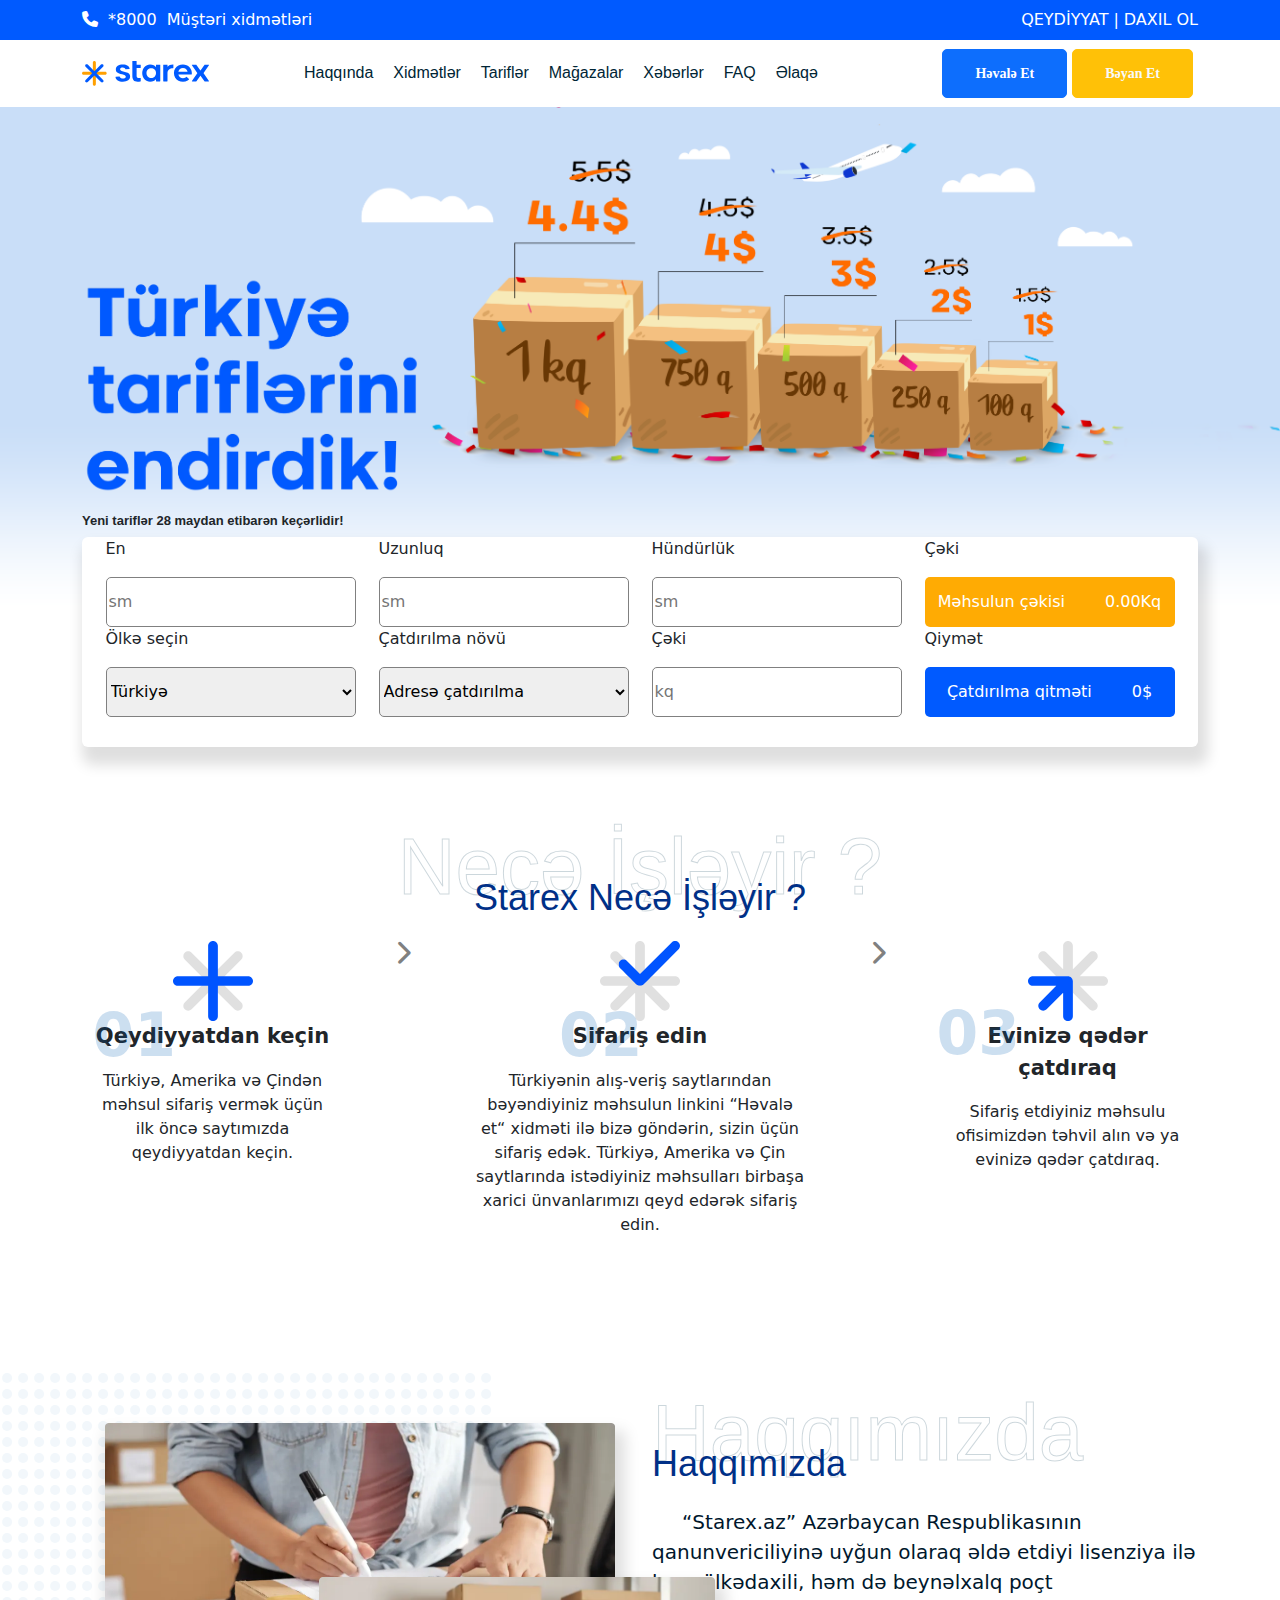
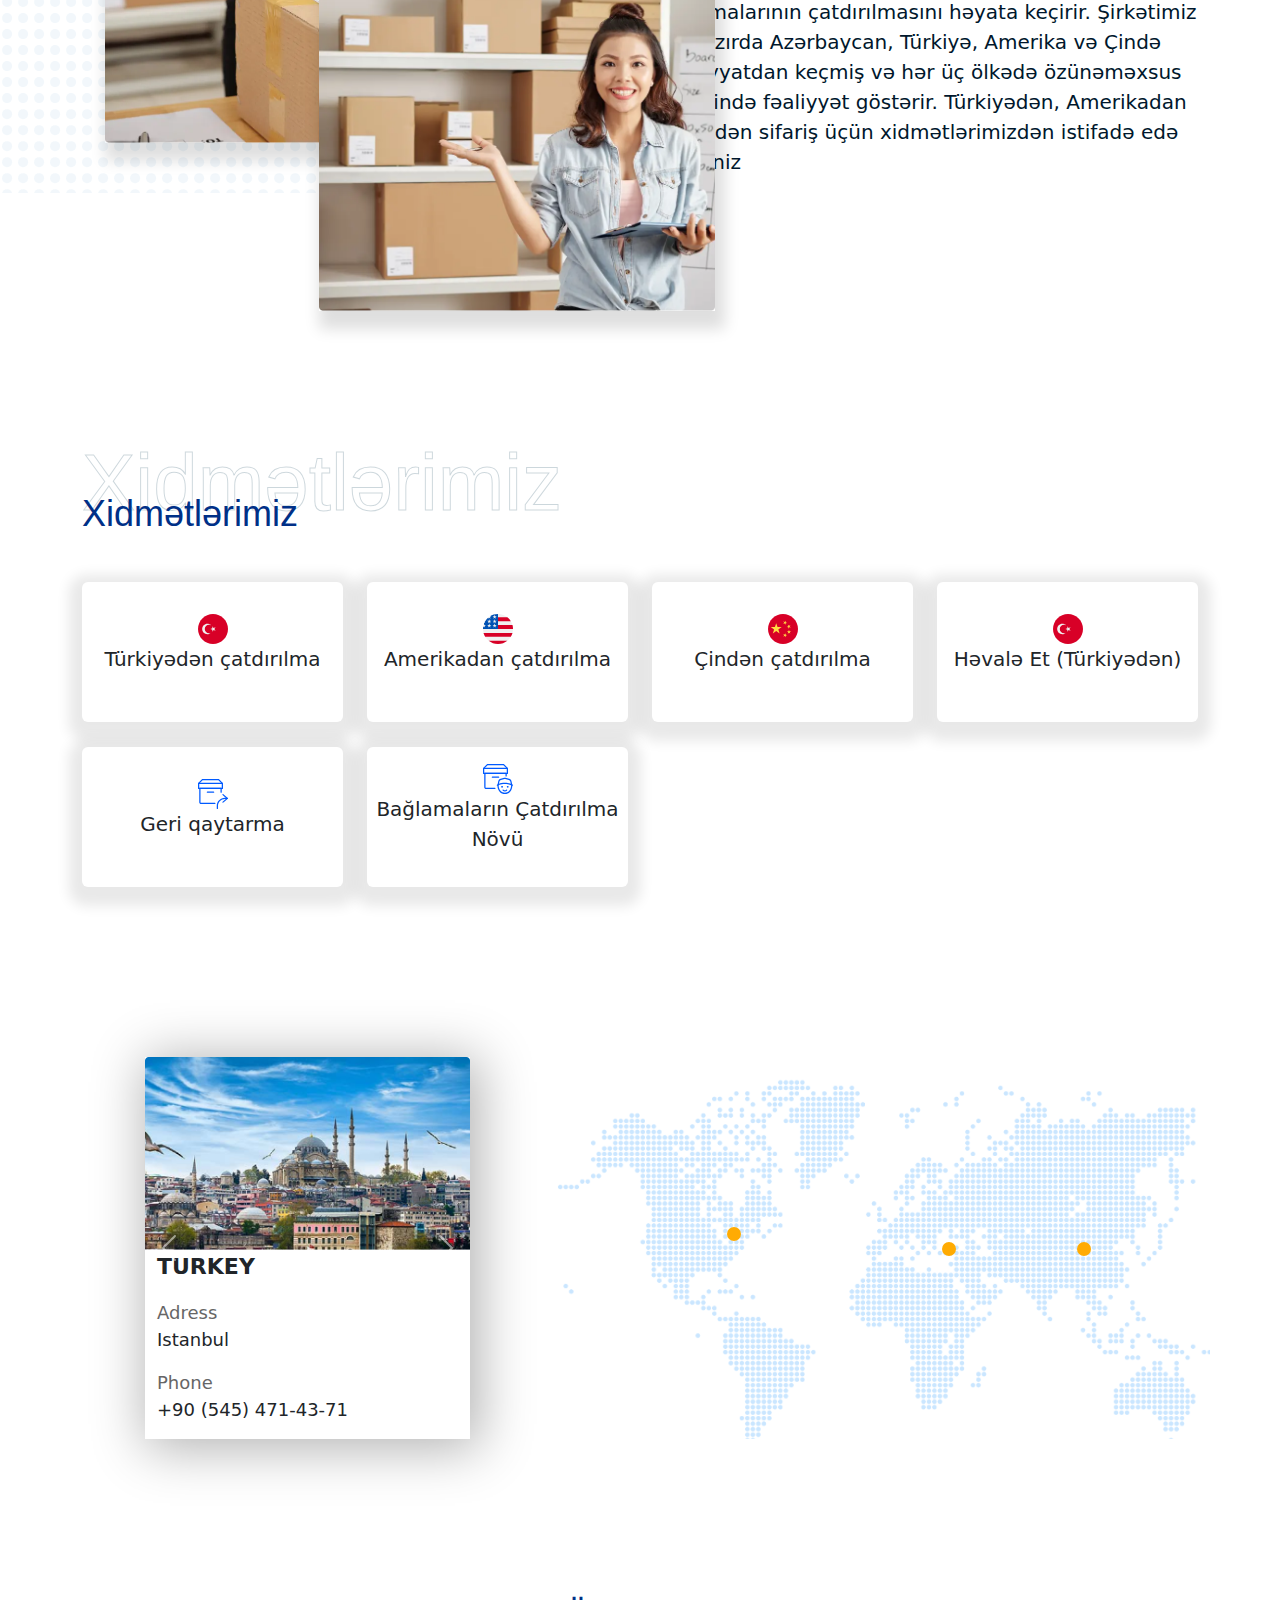
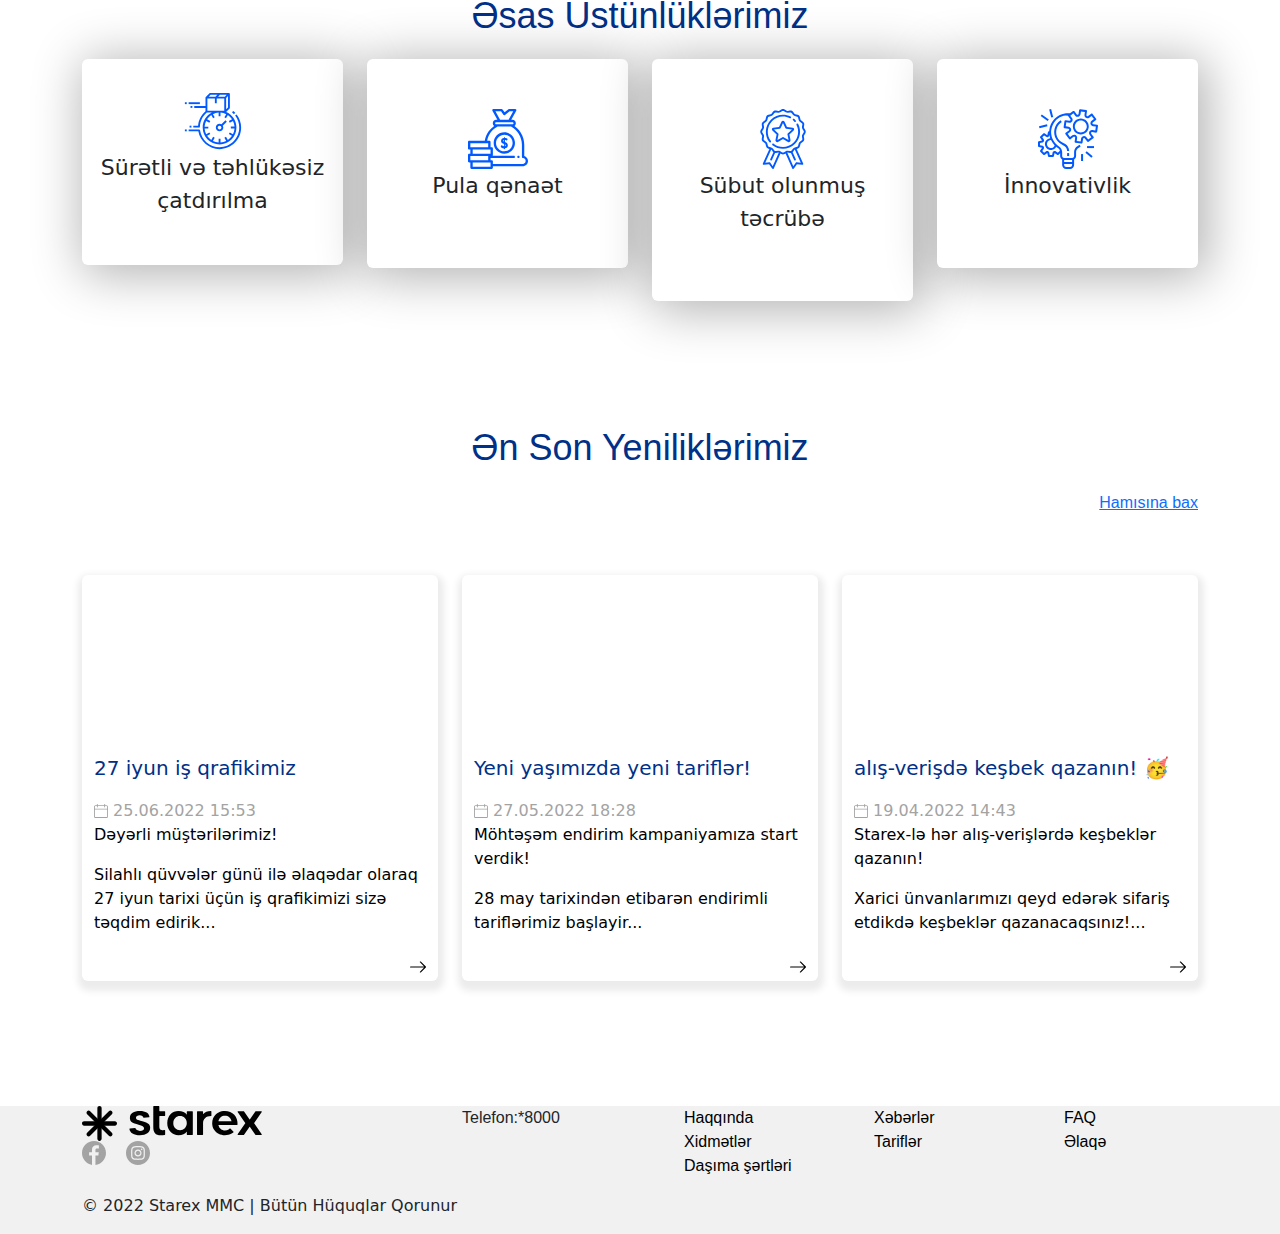
<file: Index.html>
<!DOCTYPE html>
<html lang="en">

<head>
    <meta charset="UTF-8">
    <meta http-equiv="X-UA-Compatible" content="IE=edge">
    <meta name="viewport" content="width=device-width, initial-scale=1.0">
    

    <link rel="icon" href="./Assets/Images/StarexIcon.ico">
    <title>Türkiyədən və Amerikadan sürətli çatdırılma xidməti | Starex</title>
    <link rel="stylesheet" href="./Assets/Scss/main.css">
    <link rel="stylesheet" href="./Assets/bootstrapMinCSS/css/bootstrap.min.css">
    <link rel="stylesheet" href="https://cdnjs.cloudflare.com/ajax/libs/font-awesome/6.1.1/css/all.min.css">
</head>

<body>

    <header>
        <section class="contac-register">
            <div class="container">


                <div class="left">
                    <div class="contactTel">
                        <a href="*8000">

                            <span><i class="fa-solid fa-phone"></i></span>
                            <span>*8000</span>
                            <span> Müştəri xidmətləri</span>

                        </a>
                    </div>
                </div>

                <div class="right">
                    <div class="Login-Register">
                        <span><a href="" class="">QEYDİYYAT </a></span>
                        <span> | </span>
                        <span> <a href=""> DAXIL OL</a></span>
                    </div>
                </div>

            </div>
        </section>
        <section class="navBar">
            <div class="container">
                <div class="row">
                    <div class="col-lg-2">
                        <div class="Icon">
                            <a href="./Index.html"><img src="./Assets/Images/image.svg" alt="StarexIcon"></a>
                        </div>
                    </div>
                    <div class="col-lg-6">
                        <div class="navLinks">
                            <ul>
                                <li><a href="./Haqqinda.html">Haqqında</a></li>
                                <li><a href="./Xidmetler.html">Xidmətlər</a></li>
                                <li><a href="">Tariflər</a></li>
                                <li><a href="">Mağazalar</a></li>
                                <li><a href="./Xeberler.html">Xəbərlər</a></li>
                                <li><a href="">FAQ</a></li>
                                <li><a href="">Əlaqə</a></li>
                            </ul>
                        </div>
                    </div>
                    <div class="col-lg-4" style="height: 100%;">
                        <div class="Entrust">
                            <a href="" class="btn btn-primary"><strong>Həvalə Et</strong></a>
                            <a href="" class="btn btn-warning text-light"><strong>Bəyan Et</strong></a>
                        </div>
                    </div>
                </div>
            </div>

        </section>
    </header>
    <main>
        <section class="hero">
            <div class="container">
                <div class="heroText">
                    <img src="./Assets/Images/Hero/hero-text.webp" alt="">

                    <h1><strong>Yeni tariflər 28 maydan etibarən keçərlidir!</strong></h1>

                </div>
                <div class="Calculatior">
                    <div class="card">
                        <div class="container">
                            <div class="row">
                                <div class="col-lg-12 col-md-12">
                                    <div class="Scales">
                                        <div class="inputColum">
                                            <p>En</p>
                                            <input type="number" maxlength="5" placeholder="sm">
                                        </div>

                                        <div class="inputColum">
                                            <p>Uzunluq</p>
                                            <input type="number" maxlength="5" placeholder="sm">
                                        </div>
                                        <div class="inputColum">
                                            <p>Hündürlük</p>
                                            <input type="number" maxlength="5" placeholder="sm">
                                        </div>
                                        <div class="Value">
                                            <p>Çəki</p>
                                            <div class="TotalKq">
                                                <span>Məhsulun çəkisi</span>
                                                <span class="valueKq">0.00</span>
                                                <span>Kq</span>

                                            </div>
                                        </div>
                                    </div>
                                </div>
                                <div class="col-lg-12">
                                    <div class="kargoPeymant">
                                        <div class="selectColum">
                                            <p>Ölkə seçin</p>
                                            <select name="country" id="country">
                                                <option value="Türkiyə">Türkiyə</option>
                                                <option value="ABŞ">ABŞ</option>
                                                <option value="Çin">Çin</option>
                                            </select>
                                        </div>
                                        <div class="selectColum">
                                            <p>Çatdırılma növü</p>
                                            <select name="country" id="country">
                                                <option value="Adresə çatdırılma">Adresə çatdırılma</option>
                                                <option value="Filiala çatdırılma">Filiala çatdırılma</option>

                                            </select>
                                        </div>
                                        <div class="inputColum">
                                            <p>Çəki</p>
                                            <input type="number" maxlength="5" placeholder="kq">
                                        </div>
                                        <div class="totalPrice">
                                            <p>Qiymət</p>
                                            <div class="price">
                                                <span>Çatdırılma qitməti</span>
                                                <span class="valuePrice">0 </span>
                                                <span>$</span>
                                            </div>
                                        </div>
                                    </div>
                                </div>
                            </div>
                        </div>
                    </div>
                </div>
            </div>
        </section>
        <section class="aboutProcess ">
            <p class="large">Necə İşləyir ?</p>
            <p class="small">Starex Necə İşləyir ?</p>
            <div class="showProcess">
                <div class="container">
                    <div class="row">
                        <div class="col-lg-3">
                            <div class="container">
                                <span class="starexicon" style="color:rgb(33,96,175)"><svg width="80" height="80"
                                        viewBox="0 0 80 80" fill="currentColor">
                                        <path fill-rule="evenodd" clip-rule="evenodd"
                                            d="M46.8824 39.9999L68.2845 18.5978C70.1843 16.698 70.1843 13.6159 68.2845 11.7162C66.3837 9.81483 63.3027 9.81483 61.4019 11.7162L40.0002 33.1178L18.5981 11.7162C16.6973 9.81483 13.6162 9.81483 11.7154 11.7162C9.81459 13.6164 9.81459 16.6975 11.7154 18.5978L33.1176 39.9999L11.7154 61.4016C9.81459 63.3024 9.81459 66.384 11.7154 68.2842C13.6162 70.1845 16.6973 70.185 18.5981 68.2842L40.0002 46.8821L61.4019 68.2842C63.3027 70.1845 66.3837 70.185 68.2845 68.2842C70.1843 66.3845 70.1843 63.3024 68.2845 61.4016L46.8824 39.9999Z"
                                            fill="#E0E0E0"></path>
                                        <mask id="mask0" mask-type="alpha" maskUnits="userSpaceOnUse" x="0" y="0"
                                            width="80" height="80">
                                            <path d="M0 0H80V80H0V0Z" fill="white"></path>
                                        </mask>
                                        <g mask="url(#mask0)">
                                            <path fill-rule="evenodd" clip-rule="evenodd"
                                                d="M75.1334 35.1333H44.8667V4.86658C44.8667 2.17911 42.6875 -9.15527e-05 40.0001 -9.15527e-05C37.3115 -9.15527e-05 35.1334 2.17911 35.1334 4.86658V35.1333H4.86667C2.17814 35.1333 0 37.3125 0 40C0 42.688 2.17814 44.8666 4.86667 44.8666H35.1334V75.1333C35.1334 77.8213 37.3115 80 40.0001 80C42.6875 80 44.8667 77.8213 44.8667 75.1333V44.8666H75.1334C77.8209 44.8666 80.0001 42.688 80.0001 40C80.0001 37.3125 77.8209 35.1333 75.1334 35.1333Z"
                                                fill="#0054FF"></path>
                                        </g>
                                    </svg></span>
                                <div class="title">
                                    <span class="number1"><strong>01</strong> </span>
                                    <p><strong>Qeydiyyatdan keçin</strong></p>
                                </div>
                                <div class="description">
                                    <p>Türkiyə, Amerika və Çindən məhsul sifariş vermək üçün ilk öncə saytımızda
                                        qeydiyyatdan keçin.</p>
                                </div>
                            </div>
                        </div>
                        <div class="col-lg-1 arrow"><i class="fa-solid fa-chevron-right"></i></div>
                        <div class="col-lg-4">
                            <div class="container">
                                <span class="starexicon" style="color:rgb(33,96,175)"><svg width="80" height="80"
                                        viewBox="0 0 80 80" fill="none" xmlns="http://www.w3.org/2000/svg">
                                        <mask id="mask0" mask-type="alpha" maskUnits="userSpaceOnUse" x="0" y="0"
                                            width="80" height="80">
                                            <path d="M0 0H79.9999V79.9999H0V0Z" fill="white"></path>
                                        </mask>
                                        <g mask="url(#mask0)">
                                            <path fill-rule="evenodd" clip-rule="evenodd"
                                                d="M75.1334 35.1332H51.7488L68.2843 18.5977C70.1851 16.698 70.1851 13.6159 68.2843 11.7156C66.384 9.81479 63.3024 9.81479 61.4022 11.7156L44.8672 28.2511L44.8667 4.86652C44.8667 2.17852 42.688 -0.000152588 40 -0.000152588C37.312 -0.000152588 35.1334 2.17798 35.1334 4.86598V28.2511L18.5984 11.7156C16.6976 9.81479 13.6165 9.81479 11.7157 11.7156C9.81494 13.6164 9.81494 16.6975 11.7157 18.5977L28.2512 35.1332L4.86667 35.1327C2.17867 35.1327 0 37.3119 0 39.9999C0 42.6873 2.17867 44.8665 4.86667 44.8665H28.2512L11.7157 61.4015C9.81494 63.3023 9.81494 66.3834 11.7157 68.2842C13.6165 70.1844 16.6976 70.185 18.5984 68.2842L35.1339 51.7487L35.1334 75.1332C35.1339 77.8207 37.312 79.9999 40 79.9999C42.6875 79.9999 44.8667 77.8207 44.8672 75.1332L44.8667 51.7487L61.4022 68.2842C63.3024 70.1844 66.384 70.185 68.2843 68.2842C70.1851 66.3839 70.1851 63.3018 68.2843 61.4015L51.7494 44.8665H75.1339C77.8214 44.8665 80.0001 42.6873 80.0001 39.9999C80.0001 37.3119 77.8214 35.1332 75.1334 35.1332Z"
                                                fill="#E0E0E0"></path>
                                        </g>
                                        <mask id="mask1" mask-type="alpha" maskUnits="userSpaceOnUse" x="18" y="0"
                                            width="62" height="45">
                                            <path d="M18.5962 0H80V44.8682H18.5962V0Z" fill="white"></path>
                                        </mask>
                                        <g mask="url(#mask1)">
                                            <path fill-rule="evenodd" clip-rule="evenodd"
                                                d="M78.576 8.30816L51.7439 35.1348C51.7439 35.1348 43.4239 43.4543 43.3973 43.4815C42.5226 44.3402 41.3226 44.8682 39.9999 44.8682C38.6986 44.8682 37.5146 44.3562 36.6399 43.5237C36.5866 43.4709 20.0202 26.9044 20.0202 26.9044C18.1215 25.0063 18.1215 21.9231 20.0202 20.0244C21.9242 18.1258 25.0074 18.1258 26.9061 20.0244L39.9999 33.1188L44.8639 28.2543L71.6906 1.42816C73.5893 -0.476378 76.672 -0.476378 78.576 1.42816C80.4746 3.32682 80.4746 6.40896 78.576 8.30816Z"
                                                fill="#0054FF"></path>
                                        </g>
                                    </svg></span>
                                <div class="title">
                                    <span class="number2"><strong>02</strong> </span>
                                    <p><strong>Sifariş edin
                                        </strong></p>
                                </div>
                                <div class="description">
                                    <p>Türkiyənin alış-veriş saytlarından bəyəndiyiniz məhsulun linkini “Həvalə et“
                                        xidməti ilə bizə göndərin, sizin üçün sifariş edək. Türkiyə, Amerika və Çin
                                        saytlarında istədiyiniz məhsulları birbaşa xarici ünvanlarımızı qeyd edərək
                                        sifariş edin.</p>
                                </div>
                            </div>
                        </div>
                        <div class="col-lg-1 arrow"><i class="fa-solid fa-chevron-right"></i></div>
                        <div class="col-lg-3">
                            
                                <div class="container">
                                    <span class="starexicon" style="color:rgb(33,96,175)"><svg width="80" height="80"
                                            viewBox="0 0 80 80" fill="red" xmlns="http://www.w3.org/2000/svg">
                                            <g>
                                                <path fill-rule="evenodd" clip-rule="evenodd"
                                                    d="M44.8641 4.86933V28.256L61.4028 11.7173C63.3014 9.81867 66.3841 9.81867 68.2828 11.7173C70.1868 13.616 70.1868 16.6987 68.2828 18.6027L51.7441 35.136H75.1361C77.8188 35.136 80.0001 37.312 80.0001 40C80.0001 42.688 77.8188 44.8693 75.1361 44.8693H51.7494L68.2828 61.4027C70.1868 63.3067 70.1868 66.384 68.2828 68.288C66.3841 70.1867 63.3014 70.1867 61.4028 68.288L44.8641 51.7493V40C44.8641 37.312 42.6881 35.136 40.0001 35.136H28.2561L11.7174 18.6027C9.81343 16.6987 9.81343 13.616 11.7174 11.7173C13.6161 9.81867 16.6988 9.81867 18.5974 11.7173L35.1361 28.256V4.86933C35.1361 2.18133 37.3121 0 40.0001 0C42.6881 0 44.8641 2.18133 44.8641 4.86933Z"
                                                    fill="#e0e0e0"></path>
                                            </g>
                                            <path fill-rule="evenodd" clip-rule="evenodd"
                                                d="M40 35.136H4.864C2.176 35.136 0 37.312 0 40C0 42.688 2.176 44.8693 4.864 44.8693H28.2507L11.7173 61.4027C9.81333 63.3067 9.81333 66.384 11.7173 68.288C13.616 70.1867 16.6987 70.1867 18.5973 68.288L35.136 51.7493V75.136C35.136 77.824 37.312 80 40 80C42.688 80 44.864 77.824 44.864 75.136V40C44.864 37.312 42.688 35.136 40 35.136Z"
                                                fill="#0054FF"></path>
                                        </svg></span>
                                    <div class="title">
                                        <span class="number3"><strong>03</strong> </span>
                                        <p><strong>Evinizə qədər çatdıraq</strong></p>
                                    </div>
                                    <div class="description">
                                        <p>Sifariş etdiyiniz məhsulu ofisimizdən təhvil alın və ya evinizə qədər
                                            çatdıraq.</p>
                                    </div>
                                </div>
                        </div>

                    </div>




                </div>
            </div>

        </section>
        <section class="aboutStarex">
            
            <div class="container">
                <div class="row">
                    <div class="IntoImageDesc col-lg-6">
                        <div class="img-bg"></div>
                        <img class="img-1" src="./Assets/Images/AboutStarex/about-image-1.webp" alt="">
                        <img class="img-2" src="./Assets/Images/AboutStarex/about-image-2.webp" alt="">
                    </div>
                    <div class="text col-lg-6">
                        <div class="large">
                            <p>Haqqımızda</p>
                        </div>
                        <div class="small">
                            <p>Haqqımızda</p>
                        </div>
                        <pv class="desc">“Starex.az” Azərbaycan Respublikasının qanunvericiliyinə uyğun olaraq əldə etdiyi lisenziya ilə həm ölkədaxili, həm də beynəlxalq poçt bağlamalarının çatdırılmasını həyata keçirir. Şirkətimiz hal-hazırda Azərbaycan, Türkiyə, Amerika və Çində qeydiyyatdan keçmiş və hər üç ölkədə özünəməxsus ofislərində fəaliyyət göstərir. Türkiyədən, Amerikadan və Çindən sifariş üçün xidmətlərimizdən istifadə edə bilərsiniz</p>
                    </div>
                </div>
            </div>
        </section>
        <section class="Service">
           <div class="container">
            <div class="title">
                <div class="large">
                    <p>Xidmətlərimiz</p>
                </div>
                <div class="small">
                    <p>Xidmətlərimiz</p>
                </div>
                
            </div>
            <div class="row">
                <div class="col-lg-3">
                    <div class="card">
                        <div class="icon">
                            <img src="./Assets/Images/Services/flag-turkey.svg" alt="TRY">
                        </div>
                        <div class="description">
                            <p>Türkiyədən çatdırılma</p>
                        </div>
                    </div>
                </div>
                <div class="col-lg-3">
                    <div class="card">
                        <div class="icon">
                            <img src="./Assets/Images/Services/flag-usa.svg" alt="USA">
                        </div>
                        <div class="description">
                            <p>Amerikadan çatdırılma</p>
                        </div>
                    </div>
                </div>
                <div class="col-lg-3">
                    <div class="card">
                        <div class="icon">
                            <img src="./Assets/Images/Services/flag-china.svg" alt="CHINA">
                        </div>
                        <div class="description">
                            <p>Çindən çatdırılma</p>
                        </div>
                    </div>
                </div>
                <div class="col-lg-3">
                    <div class="card">
                        <div class="icon">
                            <img src="./Assets/Images/Services/flag-turkey.svg" alt="TRY">
                        </div>
                        <div class="description">
                            <p>Həvalə Et (Türkiyədən)</p>
                        </div>
                    </div>
                </div>
                <div class="col-lg-3">
                    <div class="card">
                        <div class="icon">
                            <img src="./Assets/Images/Services/services-icon-1.svg" alt="Icon">
                        </div>
                        <div class="description">
                            <p>Geri qaytarma</p>
                        </div>
                    </div>
                </div>
                <div class="col-lg-3">
                    <div class="card">
                        <div class="icon">
                            <img src="./Assets/Images/Services/services-icon-2.svg" alt="">
                        </div>
                        <div class="description">
                            <p>Bağlamaların
                                Çatdırılma Növü</p>
                        </div>
                    </div>
                </div>
            </div>


           </div>
        </section>
        <section class="foringCountry">
            <div class="container">
                <div class="row">
                    <div class="col-lg-5">
                        <div id="carouselExampleControls" class="carousel slide" data-bs-ride="carousel">
                            <div class="carousel-inner">
                              <div class="carousel-item active">
                                <div class="card">
                                   
                                     <div class="image">
                                         <img src="./Assets/Images/Carusel/Turkieye.jpg"  alt="...">
                                     </div>
                                     <div class="text">
                                       <div class="container">
                                        <p><strong>
                                            TURKEY
                                        </strong></p>
                                        <div class="cardBody">
                                        <span class="label">
                                            Adress
                                        </span>
                                        <p>Istanbul</p>
                                        </div>
                                        <div class="cardBody">
                                            <span class="label">
                                                Phone
                                            </span>
                                            <p>+90 (545) 471-43-71</p>
                                        </div>
                                     </div>
                                       </div>
                                    </div>
                                    
                              </div>
                              <div class="carousel-item">
                                <div class="card">
                                    
                                     <div class="image">
                                         <img src="./Assets/Images/Carusel/America.jpg"  alt="...">
                                     </div>
                                     <div class="text">
                                        <div class="container">
                                         <p><strong>
                                             AMERICA
                                         </strong></p>
                                         <div class="cardBody">
                                         <span class="label">
                                             Adress
                                         </span>
                                         <p>Wilmington</p>
                                         </div>
                                         <div class="cardBody">
                                             <span class="label">
                                                 Phone
                                             </span>
                                             <p>+1 (302) 476-81-93</p>
                                         </div>
                                      </div>
                                        </div>
                                    </div>
                                    
                              </div>
                              <div class="carousel-item">
                                <div class="card">
                                    
                                     <div class="image">
                                         <img src="./Assets/Images/Carusel/China.jpg"  alt="...">
                                     </div>
                                     <div class="text">
                                        <div class="container">
                                         <p><strong>
                                             CHINA
                                         </strong></p>
                                         <div class="cardBody">
                                         <span class="label">
                                             Adress
                                         </span>
                                         <p>GuangZhou</p>
                                         </div>
                                         <div class="cardBody">
                                             <span class="label">
                                                 Phone
                                             </span>
                                             <p>+8617288443493</p>
                                         </div>
                                      </div>
                                        </div>
                                    </div>
                                    
                              </div>
                            </div>
                            <button class="carousel-control-prev" type="button" data-bs-target="#carouselExampleControls" data-bs-slide="prev">
                              <span class="carousel-control-prev-icon" aria-hidden="true"></span>
                              <span class="visually-hidden">Previous</span>
                            </button>
                            <button class="carousel-control-next" type="button" data-bs-target="#carouselExampleControls" data-bs-slide="next">
                              <span class="carousel-control-next-icon" aria-hidden="true"></span>
                              <span class="visually-hidden">Next</span>
                            </button>
                          </div>
                    </div>
                    <div class="BG col-lg-7">
                       <button class="USA"title="America"></button>
                       <button class="TRY"title="Turkey"></button>
                       <button class="CHN"title="China"></button>
                    </div>
                </div>
            </div>
        </section>
        <section class="Advantages">
            <div class="title">
                <p>Əsas Üstünlüklərimiz</p>
            </div>
            <div class="container">
                <div class="row">
                    <div class="col-lg-3">
                        <div class="card first">
                            <div class="container">
                                <div class="icon">
                                    <svg width="60" height="60" viewBox="0 0 60 60" fill="currentColor"><path fill-rule="evenodd" clip-rule="evenodd" d="M6.5625 34.6875H8.4375V36.5625H6.5625V34.6875Z"></path><path fill-rule="evenodd" clip-rule="evenodd" d="M1.875 38.4375H3.75V40.3125H1.875V38.4375Z"></path><path fill-rule="evenodd" clip-rule="evenodd" d="M5.625 11.25H16.875V13.125H5.625V11.25Z"></path><path fill-rule="evenodd" clip-rule="evenodd" d="M1.875 11.25H3.75V13.125H1.875V11.25Z"></path><path fill-rule="evenodd" clip-rule="evenodd" d="M7.5 15H9.375V16.875H7.5V15Z"></path><path fill-rule="evenodd" clip-rule="evenodd" d="M52.1559 24.5513C54.8344 28.0229 56.25 32.176 56.25 36.5626C56.25 47.4179 47.4188 56.2501 36.5625 56.2501C26.7638 56.2501 18.3788 48.9404 17.0559 39.2485C16.9931 38.7835 16.5966 38.4376 16.1278 38.4376H5.625V40.3126H15.3253C17.1178 50.5238 26.1056 58.1251 36.5625 58.1251C48.4519 58.1251 58.125 48.4529 58.125 36.5626C58.125 31.7579 56.5744 27.2073 53.64 23.4048L52.1559 24.5513Z"></path><path fill-rule="evenodd" clip-rule="evenodd" d="M19.6875 36.5625C19.6875 45.8672 27.2578 53.4375 36.5625 53.4375C45.8672 53.4375 53.4375 45.8672 53.4375 36.5625C53.4375 29.5837 49.1784 23.58 43.1231 21.015L46.6003 17.5378C46.7766 17.3625 46.875 17.1244 46.875 16.875V2.8125H46.8666C46.8666 2.69156 46.8525 2.56969 46.8037 2.45344C46.6584 2.10281 46.3162 1.875 45.9375 1.875H27.1875C26.9391 1.875 26.7 1.97344 26.5247 2.14969L22.7756 5.89875C22.605 6.06844 22.5 6.30281 22.5 6.5625V15H11.25V16.875H22.5V20.2256C18.2353 23.8997 15.5663 29.1028 15.0806 34.6875H10.3125V36.5625H15.9581C16.4597 36.5625 16.8722 36.1678 16.8947 35.6672C17.1384 30.2194 19.6603 25.0997 23.82 21.5625H28.8666C23.4253 24.3666 19.6875 30.0309 19.6875 36.5625ZM43.125 18.3619V6.95062L45 5.07562V16.4869L43.125 18.3619ZM41.7994 5.625H35.0756L36.9506 3.75H43.6744L41.7994 5.625ZM27.5756 3.75H34.2994L32.4244 5.625H25.7006L27.5756 3.75ZM24.375 19.6875V7.5H31.875V12.1875H33.75V7.5H41.25V19.6875H24.375ZM28.2694 24.0741L30.12 27.2784L31.7438 26.3409L29.8978 23.1431C31.6434 22.2722 33.5775 21.7369 35.625 21.6094V25.3125H37.5V21.6103C39.5475 21.7378 41.4816 22.2741 43.2272 23.1441L41.3766 26.3484L43.0003 27.2859L44.8547 24.0741C46.5159 25.1813 47.9437 26.6081 49.05 28.2694L45.8372 30.1238L46.7747 31.7475L49.98 29.8969C50.85 31.6425 51.3863 33.5766 51.5138 35.6241H47.8125V37.4991H51.5147C51.3872 39.5466 50.8509 41.4806 49.9809 43.2262L46.7756 41.3756L45.8381 42.9994L49.0509 44.8538C47.9437 46.515 46.5169 47.9428 44.8556 49.0491L43.0013 45.8372L41.3775 46.7747L43.2281 49.9791C41.4825 50.8491 39.5494 51.3853 37.5019 51.5128V47.8125H35.6269V51.5147C33.5794 51.3872 31.6453 50.8509 29.8997 49.9809L31.7456 46.7831L30.1219 45.8456L28.2712 49.05C26.61 47.9437 25.1822 46.5159 24.0759 44.8547L27.2887 43.0003L26.3512 41.3766L23.1459 43.2272C22.2759 41.4816 21.7397 39.5475 21.6122 37.5H25.3125V35.625H21.6103C21.7378 33.5775 22.2741 31.6434 23.1441 29.8978L26.3494 31.7484L27.2869 30.1247L24.0741 28.2703C25.1813 26.6091 26.6091 25.1813 28.2694 24.0741Z"></path><path fill-rule="evenodd" clip-rule="evenodd" d="M36.5625 40.3122C38.6306 40.3122 40.3125 38.6304 40.3125 36.5622C40.3125 35.8685 40.1109 35.2272 39.7809 34.6694L43.7878 30.6625L42.4622 29.3369L38.4563 33.3438C37.8975 33.0138 37.2563 32.8122 36.5625 32.8122C34.4944 32.8122 32.8125 34.4941 32.8125 36.5622C32.8125 38.6304 34.4944 40.3122 36.5625 40.3122ZM36.5625 34.6872C37.5966 34.6872 38.4375 35.5282 38.4375 36.5622C38.4375 37.5963 37.5966 38.4372 36.5625 38.4372C35.5284 38.4372 34.6875 37.5963 34.6875 36.5622C34.6875 35.5282 35.5284 34.6872 36.5625 34.6872Z"></path><path fill-rule="evenodd" clip-rule="evenodd" d="M49.0176 21.291L50.3434 19.9652L52.2181 21.8399L50.8923 23.1657L49.0176 21.291Z"></path></svg>
                                </div>
                                <div class="desc">
                                    <p>Sürətli və təhlükəsiz çatdırılma</p>
                                    <p class="hiden">
                                        Bağlamanız bizim xaricdəki əməkdaşlarımız tərəfindən təhvil alındıqdan sonra göndəriş gününə qədər çeşidlənir, anbarlaşdırılır və qısa müddət ərzində Bakı ofisimizə çatdırılır. Bu müddət ərzində bütün proseslər barədə email, tətbiq və sms vasitəsilə sizə məlumat göndərilir.
                                    </p>
                                </div>
                            </div>
                        </div>
                    </div>
                    <div class="col-lg-3">
                        <div class="card">
                                <div class="container">
                                    <div class="icon">
                                        <svg width="60" height="60" viewBox="0 0 60 60" fill="currentColor"><path fill-rule="evenodd" clip-rule="evenodd" d="M51.2758 47.1194C51.0039 46.8475 50.5996 46.7233 50.2187 46.7994C50.1437 46.8147 50.0699 46.8369 49.9996 46.8662C49.9281 46.8955 49.8602 46.9319 49.7969 46.974C49.7324 47.0162 49.6727 47.0655 49.6187 47.1194C49.5648 47.1733 49.5156 47.233 49.4734 47.2975C49.4313 47.3608 49.3949 47.4287 49.3656 47.5002C49.3363 47.5705 49.3141 47.6444 49.2988 47.7194C49.2836 47.7944 49.2754 47.8717 49.2754 47.9479C49.2754 48.0252 49.2836 48.1014 49.2988 48.1776C49.3141 48.2526 49.3363 48.3264 49.3656 48.3967C49.3949 48.467 49.4313 48.535 49.4734 48.5983C49.5156 48.6627 49.5648 48.7225 49.6187 48.7776C49.6727 48.8315 49.7324 48.8795 49.7969 48.9229C49.8602 48.9651 49.9281 49.0014 49.9996 49.0307C50.0699 49.06 50.1437 49.0823 50.2187 49.0975C50.2937 49.1127 50.3711 49.1198 50.4473 49.1198C50.7566 49.1198 51.0578 48.9955 51.2758 48.7776C51.4937 48.5584 51.6191 48.2573 51.6191 47.9479C51.6191 47.6397 51.4937 47.3373 51.2758 47.1194Z"></path><path fill-rule="evenodd" clip-rule="evenodd" d="M36.3273 23.3271C30.4535 23.3271 25.6748 28.1058 25.6748 33.9796C25.6748 39.8534 30.4535 44.6321 36.3273 44.6321C42.2011 44.6321 46.9797 39.8534 46.9797 33.9796C46.9797 28.1058 42.2011 23.3271 36.3273 23.3271ZM36.3273 42.2882C31.7458 42.2882 28.0186 38.5609 28.0186 33.9795C28.0186 29.398 31.7458 25.6708 36.3273 25.6708C40.9087 25.6708 44.636 29.398 44.636 33.9795C44.636 38.5609 40.9087 42.2882 36.3273 42.2882Z"></path><path fill-rule="evenodd" clip-rule="evenodd" d="M37.0111 33.0244V30.9053C37.9463 30.978 38.2197 31.4424 38.6944 31.4424C39.3276 31.4424 39.5864 30.6441 39.5864 30.2522C39.5864 29.2508 37.9032 29.0186 37.0111 28.9896V28.6267C37.0111 28.4235 36.7378 28.2349 36.4645 28.2349C36.1478 28.2349 35.9177 28.4235 35.9177 28.6267V29.0331C34.3926 29.2509 33.0401 30.1363 33.0401 31.9796C33.0401 33.8374 34.594 34.4616 35.9177 34.9695V37.3209C34.853 37.1322 34.3639 36.2759 33.7595 36.2759C33.2129 36.2759 32.7812 37.0017 32.7812 37.4951C32.7812 38.4241 34.1911 39.3238 35.9177 39.382V39.7444C35.9177 39.9476 36.1479 40.1363 36.4645 40.1363C36.7377 40.1363 37.0111 39.9476 37.0111 39.7444V39.3235C38.6944 39.0478 39.8454 37.9592 39.8454 36.1594C39.8454 34.2001 38.3204 33.5179 37.0111 33.0244ZM36.0614 32.6764C35.5148 32.4441 35.1407 32.1829 35.1407 31.762C35.1407 31.4136 35.4141 31.0798 36.0614 30.9492V32.6764ZM36.8672 37.3065V35.3615C37.3852 35.6082 37.7447 35.9131 37.7448 36.3921C37.7448 36.9146 37.3564 37.1903 36.8672 37.3065Z"></path><path fill-rule="evenodd" clip-rule="evenodd" d="M56.2632 46.9727V35.6789C56.2632 31.6505 55.0332 27.4145 52.7999 23.7512C51.132 21.0156 48.9456 18.6676 46.4821 16.9334C47.3141 16.3165 47.8545 15.3273 47.8545 14.2143C47.8545 12.3489 46.3368 10.8312 44.4714 10.8312H43.2637L48.2579 1.73578C48.4573 1.37273 48.4502 0.931406 48.2392 0.574922C48.0282 0.218672 47.6448 0 47.2307 0H41.2071C40.946 0 40.6923 0.0871875 40.4865 0.247734L36.5682 3.3034L34.5479 0.488555C34.3277 0.181875 33.9734 0 33.5959 0H25.4237C25.0096 0 24.6261 0.218672 24.4152 0.575039C24.2043 0.931523 24.1971 1.37285 24.3964 1.7359L29.3906 10.8313H28.1831C26.3177 10.8313 24.8 12.3489 24.8 14.2144C24.8 15.3212 25.3343 16.3056 26.1585 16.9232C24.0695 18.3671 22.2055 20.2121 20.6762 22.3642C18.6682 25.1896 17.3167 28.4323 16.7455 31.7821H1.17188C0.524648 31.7821 0 32.3067 0 32.9539V39.4226C0 40.0698 0.524648 40.5945 1.17188 40.5945H2.34398V44.7192H1.17188C0.524648 44.7192 0 45.2439 0 45.8911V52.3597C0 53.007 0.524648 53.5316 1.17188 53.5316H2.34398V58.8281C2.34398 59.4754 2.86863 60 3.51586 60H23.7163C24.3635 60 24.8882 59.4754 24.8882 58.8281V57.2743H54.7348C57.638 57.2743 60 54.9124 60 52.0091C60 49.672 58.4271 47.6363 56.2632 46.9727ZM27.4041 2.34375H32.9945L35.3752 5.66074C35.561 5.91984 35.8446 6.09199 36.1602 6.13734C36.4755 6.18293 36.7964 6.09762 37.0478 5.90156L41.61 2.34375H45.2502L40.5898 10.8312H32.0643L27.4041 2.34375ZM28.1831 13.175H44.4714C45.0445 13.175 45.5107 13.6413 45.5107 14.2144C45.5107 14.7875 45.0444 15.2537 44.4714 15.2537H28.1831C27.61 15.2537 27.1438 14.7874 27.1438 14.2144C27.1437 13.6412 27.61 13.175 28.1831 13.175ZM2.34375 38.2506V34.1257H20.2004V38.2506H2.34375ZM22.5444 40.5943V44.7191H4.68773V40.5943H22.5444ZM2.34375 51.1877V47.0629H20.2004V51.1877H2.34375ZM22.5444 57.6562H4.68773V53.5315H22.5444V57.6562ZM54.7348 54.9306H24.8882V52.3596C24.8882 51.7124 24.3635 51.1877 23.7163 51.1877H22.5442V49.1208H45.8148C46.462 49.1208 46.9867 48.5961 46.9867 47.9489C46.9867 47.3017 46.462 46.777 45.8148 46.777H24.4834C24.7314 46.5622 24.8883 46.2449 24.8883 45.891V39.4225C24.8883 38.7752 24.3636 38.2506 23.7164 38.2506H22.5443V32.9538C22.5443 32.3066 22.0196 31.782 21.3724 31.782H19.1277C20.2881 25.7583 24.3002 20.2911 29.5903 17.5973H43.0638C49.3686 20.8173 53.9195 28.3737 53.9195 35.6788V47.9323C53.9195 48.5404 54.3847 49.0475 54.9906 49.0998C56.4853 49.2289 57.6562 50.5069 57.6562 52.0092C57.6562 53.6201 56.3456 54.9306 54.7348 54.9306Z"></path></svg>
                                    </div>
                                    <div class="desc">
                                        <p>Pula qənaət</p>
                                        <p class="hiden">
                                            Bəyəndiyiniz məhsulları Türkiyə, Amerika və Çindən sərfəli qiymətlərlə ölkəmizə gətiririk.
                                        </p>
                                    </div>
                                </div>
                        </div>
                    </div>
                    <div class="col-lg-3">
                        <div class="card">
                                <div class="container">
                                    <div class="icon">
<svg width="60" height="60" viewBox="0 0 60 60" fill="currentColor"><g><path fill-rule="evenodd" clip-rule="evenodd" d="M37.6586 7.47627C31.0588 4.14134 23.1086 5.41646 17.8761 10.6491C11.7946 16.7305 11.186 26.4273 16.4603 33.2047C16.6468 33.4442 16.9255 33.5696 17.2072 33.5696C17.4102 33.5696 17.6146 33.5046 17.7873 33.3702C18.1994 33.0494 18.2735 32.4554 17.9528 32.0433C13.2631 26.0172 13.8051 17.3946 19.2134 11.9862C23.867 7.33248 30.9367 6.19834 36.8059 9.16401C37.2718 9.39979 37.8407 9.21252 38.0762 8.74647C38.3116 8.28041 38.1248 7.7117 37.6586 7.47627Z"></path><path fill-rule="evenodd" clip-rule="evenodd" d="M45.2094 15.0277C44.9739 14.5617 44.4054 14.3747 43.939 14.61C43.4729 14.8454 43.2858 15.414 43.5212 15.8803C46.4848 21.7486 45.3501 28.8173 40.6976 33.4697C35.2891 38.8779 26.6666 39.4198 20.6405 34.7303C20.2283 34.4097 19.6344 34.4837 19.3136 34.8958C18.9929 35.3079 19.0671 35.9019 19.4792 36.2227C22.5664 38.6253 26.2591 39.807 29.9401 39.807C34.3401 39.807 38.7236 38.1182 42.0349 34.8068C47.2663 29.5756 48.542 21.6269 45.2094 15.0277Z"></path><path fill-rule="evenodd" clip-rule="evenodd" d="M42.7667 11.4271C42.5325 11.162 42.2864 10.9002 42.0353 10.6492C41.7841 10.3981 41.5224 10.152 41.2574 9.91774C40.8661 9.57181 40.2684 9.60884 39.9228 10.0001C39.5768 10.3913 39.6136 10.9888 40.0049 11.3347C40.241 11.5433 40.4742 11.7626 40.698 11.9863C40.9216 12.2102 41.141 12.4433 41.3497 12.6794C41.5365 12.8908 41.7969 12.9987 42.0586 12.9987C42.2811 12.9987 42.5045 12.9206 42.6844 12.7617C43.0758 12.416 43.1126 11.8184 42.7667 11.4271Z"></path><path fill-rule="evenodd" clip-rule="evenodd" d="M52.2737 24.4231C52.9041 23.3887 52.9041 22.1038 52.2734 21.0697L51.0295 19.0298C50.8657 18.7609 50.8023 18.4417 50.8512 18.1309L51.222 15.7751C51.4111 14.5745 50.9178 13.3847 49.9351 12.6698L48.0072 11.2675C47.7523 11.082 47.5712 10.8114 47.497 10.5051L46.9355 8.18487C46.6505 7.00632 45.7413 6.09718 44.5628 5.81194L42.2425 5.25038C41.9362 5.1762 41.6654 4.99502 41.4801 4.74014L40.0776 2.81182C39.3627 1.82908 38.1728 1.3356 36.9726 1.52474L34.6159 1.89553C34.3052 1.94439 33.9858 1.88111 33.7172 1.71728L31.677 0.472984C30.6427 -0.15772 29.3578 -0.157603 28.3235 0.472984L26.2835 1.71693C26.0149 1.88088 25.6958 1.94392 25.3847 1.89517L23.0288 1.52439C21.8285 1.33549 20.6385 1.82873 19.9236 2.81147L18.5214 4.73932C18.3359 4.9942 18.0652 5.17538 17.7587 5.24956L15.4385 5.811C14.2602 6.096 13.3508 7.00526 13.0656 8.1837L12.504 10.504C12.4298 10.8103 12.2488 11.0812 11.9938 11.2664L10.0655 12.6689C9.08272 13.3837 8.5896 14.5734 8.77839 15.774L9.14917 18.1307C9.19804 18.4416 9.13476 18.7608 8.97093 19.0294L7.72674 21.0698C7.09627 22.1041 7.09627 23.3889 7.72686 24.4231L8.97081 26.4631C9.13464 26.7319 9.19804 27.0512 9.14905 27.3619L8.77827 29.7179C8.58925 30.9184 9.08249 32.1083 10.0652 32.8231L11.9931 34.2254C12.248 34.4107 12.4291 34.6815 12.5033 34.9878L13.0648 37.308C13.3498 38.4866 14.259 39.3957 15.4375 39.681L16.4064 39.9154L9.84925 54.5421C9.70991 54.853 9.74847 55.2147 9.95038 55.4891C10.1522 55.7636 10.4858 55.9083 10.8243 55.8677L16.1003 55.2369L19.1397 59.5952C19.3175 59.8501 19.6078 59.9999 19.915 59.9999C19.9444 59.9999 19.9742 59.9985 20.0037 59.9958C20.3428 59.9639 20.6387 59.7519 20.7781 59.4413L27.4748 44.5023L28.3233 45.0197C28.8405 45.335 29.4202 45.4926 30 45.4926C30.5799 45.4926 31.1596 45.3349 31.6768 45.0197L32.5559 44.4837L39.261 59.4413C39.4004 59.7522 39.6961 59.9639 40.0354 59.9958C40.0651 59.9986 40.0947 60 40.1241 60C40.4313 60 40.7217 59.8502 40.8994 59.5954L43.9388 55.237L49.2148 55.8679C49.553 55.9081 49.8869 55.7637 50.0887 55.4892C50.2905 55.2148 50.3293 54.8531 50.1898 54.5422L43.6293 39.9075L44.5618 39.6819C45.7401 39.3969 46.6495 38.4876 46.9347 37.3092L47.4963 34.9889C47.5705 34.6825 47.7516 34.4117 48.0065 34.2264L49.9348 32.8239C50.9176 32.1092 51.4107 30.9195 51.2219 29.7189L50.8511 27.3622C50.8023 27.0513 50.8655 26.7321 51.0294 26.4635L52.2737 24.4231ZM19.7356 57.1439L17.3269 53.6899C17.1272 53.4035 16.7857 53.2502 16.4391 53.292L12.2579 53.7919L18.232 40.4649C18.3413 40.5452 18.4392 40.6414 18.52 40.7526L19.9225 42.681C20.0557 42.8641 20.2055 43.0302 20.3687 43.1781L17.2242 50.1926C17.0107 50.6692 17.2238 51.2285 17.7002 51.4421C17.8259 51.4985 17.9572 51.5251 18.0864 51.5251C18.4475 51.5251 18.7925 51.317 18.9497 50.9661L22.0831 43.9766C22.3914 44.0189 22.7088 44.0182 23.0275 43.968L25.3841 43.5972C25.5252 43.5751 25.6678 43.5771 25.8067 43.6001L19.7356 57.1439ZM47.7814 53.7916L43.6001 53.292C43.2531 53.2504 42.912 53.4035 42.7123 53.6899L40.3036 57.1439L34.2299 43.5948C34.3573 43.5774 34.4873 43.5774 34.6158 43.5976L36.9716 43.9684C37.3032 44.0205 37.6335 44.0189 37.9536 43.9712L41.0893 50.9664C41.2467 51.3173 41.5914 51.5254 41.9526 51.5254C42.0819 51.5254 42.2132 51.4987 42.3387 51.4424C42.8152 51.2289 43.0284 50.6693 42.8147 50.1928L39.6583 43.1516C39.8105 43.0103 39.9513 42.8538 40.0768 42.6813L41.479 40.7535C41.5674 40.6319 41.6757 40.5278 41.7973 40.4435L47.7814 53.7916ZM50.6589 23.4385L49.4148 25.4789C49.0181 26.1297 48.8646 26.9029 48.983 27.656L49.3538 30.0126C49.4317 30.5082 49.2281 30.9993 48.8225 31.2944L46.8941 32.697C46.2768 33.1461 45.8378 33.802 45.6583 34.5439L45.0967 36.8642C44.979 37.3507 44.6037 37.726 44.1172 37.8438L41.7969 38.4052C41.0548 38.5848 40.3988 39.0238 39.9497 39.6411L38.5475 41.569C38.2524 41.9748 37.7614 42.1782 37.2656 42.1002L34.9096 41.7294C34.1564 41.6109 33.3831 41.7642 32.7321 42.1611L30.6923 43.4051C30.2653 43.6652 29.7347 43.6652 29.308 43.4051L27.2677 42.161C26.7603 41.8515 26.1785 41.6903 25.5899 41.6903C25.4235 41.6903 25.2563 41.7031 25.0905 41.7293L22.7337 42.1001C22.238 42.1781 21.747 41.9743 21.4519 41.5687L20.0493 39.6404C19.6002 39.0232 18.9443 38.5842 18.2024 38.4047L15.8821 37.8431C15.3956 37.7253 15.0203 37.3501 14.9025 36.8635L14.3411 34.5433C14.1615 33.8013 13.7227 33.1452 13.1052 32.6961L11.1775 31.2937C10.7718 30.9986 10.5682 30.5074 10.6462 30.0118L11.017 27.6558C11.1355 26.9027 10.9822 26.1295 10.5853 25.4785L9.34136 23.4384C9.08108 23.0115 9.08108 22.481 9.34136 22.0542L10.5855 20.0138C10.9823 19.3629 11.1357 18.5897 11.0173 17.8367L10.6465 15.48C10.5685 14.9845 10.7722 14.4933 11.1778 14.1982L13.1062 12.7956C13.7235 12.3466 14.1625 11.6907 14.342 10.9487L14.9036 8.62843C15.0213 8.14198 15.3966 7.76663 15.8831 7.64886L18.2034 7.08741C18.9455 6.90788 19.6015 6.46889 20.0504 5.85155L21.4527 3.92369C21.7478 3.51799 22.2388 3.3142 22.7346 3.39237L25.0906 3.76315C25.8439 3.88186 26.6172 3.72834 27.268 3.33143L29.3079 2.08748C29.7348 1.82732 30.2655 1.82732 30.6921 2.08748L32.7325 3.33154C33.3834 3.72858 34.1568 3.88198 34.9097 3.76338L37.2665 3.3926C37.762 3.3149 38.2532 3.51834 38.5483 3.92393L39.9509 5.85225C40.4 6.46948 41.0559 6.90847 41.7978 7.088L44.1181 7.64956C44.6045 7.76733 44.9799 8.14257 45.0977 8.62913L45.6591 10.9493C45.8387 11.6914 46.2775 12.3475 46.895 12.7966L48.8228 14.1988C49.2285 14.4939 49.4321 14.9852 49.3541 15.4807L48.9833 17.8367C48.8648 18.5899 49.0181 19.3631 49.415 20.014L50.6589 22.0542C50.9193 22.4811 50.9193 23.0116 50.6589 23.4385Z"></path><path fill-rule="evenodd" clip-rule="evenodd" d="M41.0645 19.8041C40.8562 19.1626 40.3107 18.7147 39.6408 18.6353L33.9512 17.9606L31.5515 12.7581C31.2689 12.1456 30.6744 11.7651 29.9999 11.7651C29.3255 11.7651 28.7309 12.1456 28.4483 12.7581L26.0486 17.9607L20.359 18.6354C19.6891 18.7148 19.1435 19.1627 18.9353 19.8042C18.7269 20.4453 18.905 21.1284 19.4 21.5863L23.6065 25.4763L22.4899 31.096C22.3586 31.7576 22.6159 32.4148 23.1616 32.8111C23.4627 33.0298 23.812 33.1405 24.1636 33.1405C24.4494 33.1405 24.7365 33.0674 25.0003 32.9197L29.9998 30.1214L34.9993 32.9197C35.5879 33.2493 36.2923 33.2077 36.8381 32.8112C37.3838 32.4148 37.6411 31.7575 37.5097 31.096L36.3931 25.4765L40.5995 21.5864C41.0948 21.1286 41.2729 20.4456 41.0645 19.8041ZM34.7207 24.4474C34.4793 24.6707 34.3712 25.0034 34.4352 25.3259L35.5778 31.0764L30.4616 28.2127C30.3182 28.1324 30.159 28.0922 29.9998 28.0922C29.8405 28.0922 29.6815 28.1323 29.538 28.2127L24.4218 31.0764L25.5644 25.3259C25.6286 25.0032 25.5204 24.6707 25.2789 24.4474L20.9743 20.4666L26.7969 19.7762C27.1234 19.7375 27.4064 19.5319 27.5442 19.2334L29.9999 13.9094L32.4556 19.2334C32.5934 19.5319 32.8763 19.7375 33.2029 19.7762L39.0252 20.4666L34.7207 24.4474Z"></path></g></svg>
                                    </div>
                                    <div class="desc">
                                        <p>Sübut olunmuş təcrübə</p>
                                        <p class="hiden">
                                            Beynəlxalq daşımalar sahəsində 2010-cu ildən etibarən fəaliyyət göstəririk. Bu istiqamətdə əldə etdiyimiz təcrübəni 2018-ci ildən etibarən kuryer xidmətinin də təşkilində həyata keçirməyə başlamışıq. İndiyədək Türkiyə, Amerika və Çindən yüz minlərlə bağlamanı müştərilərimizə çatdırmışıq.
                                        </p>
                                    </div>
                                </div>
                        </div>
                    </div>
                    <div class="col-lg-3">
                        <div class="card">
                                <div class="container">
                                    <div class="icon">
<svg width="60" height="60" viewBox="0 0 60 60" fill="currentColor"><g><path fill-rule="evenodd" clip-rule="evenodd" d="M59.1458 15.7554C59.1457 15.7554 59.1457 15.7554 59.1455 15.7554L59.1436 15.7534L55.2707 15.2008C54.7264 15.1233 54.348 14.6192 54.4255 14.0748C54.4627 13.8132 54.6025 13.5773 54.8138 13.4187L57.9439 11.0711C58.3838 10.7412 58.4729 10.1173 58.143 9.67733L54.5589 4.89854C54.229 4.45862 53.605 4.36951 53.1651 4.69942L50.036 7.04701C49.5979 7.37941 48.9734 7.29379 48.641 6.85573C48.4796 6.64305 48.4104 6.37437 48.449 6.11016L49.0026 2.23735C49.0806 1.69301 48.7026 1.18863 48.1584 1.11047C48.1581 1.11047 48.1577 1.11035 48.1573 1.11035L42.2475 0.266096C41.7033 0.187943 41.1987 0.565766 41.1205 1.1101C41.1205 1.11023 41.1205 1.11023 41.1205 1.11035L40.567 4.98316C40.4895 5.5275 39.9853 5.90594 39.441 5.82841C39.1794 5.7912 38.9434 5.65145 38.7849 5.44014L36.4383 2.31003C36.1084 1.8701 35.4844 1.781 35.0445 2.11091L32.0528 4.35595C30.6993 4.21209 29.3343 4.21209 27.9808 4.35595C19.1169 5.36908 12.1659 12.438 11.3019 21.3177C11.275 21.5994 11.265 21.8792 11.2511 22.1589H10.9524C10.48 22.1598 10.0732 22.4926 9.97872 22.9554L9.29077 26.2269L6.535 24.3263C6.13951 24.0534 5.60538 24.1021 5.26564 24.4418L2.27889 27.4286C1.93965 27.7682 1.89111 28.3016 2.1634 28.6969L4.05501 31.4477L0.78253 32.1357C0.324811 32.236 -0.000993307 32.6418 2.27544e-06 33.1104V37.0927C-0.00024662 37.5636 0.329664 37.9703 0.790495 38.0674L4.06297 38.7553L2.17137 41.5061C1.89908 41.9015 1.94761 42.4348 2.28685 42.7745L5.2736 45.7612C5.61334 46.101 6.14747 46.1496 6.54297 45.8767L9.29376 43.9801L9.98171 47.2526C10.0762 47.7154 10.483 48.0482 10.9554 48.0491H14.9377C15.4086 48.0493 15.8153 47.7194 15.9124 47.2586L16.6003 43.9861L19.3511 45.8777C19.7465 46.15 20.2799 46.1015 20.6195 45.7622L22.1656 44.2111V47.0485C22.1701 48.4648 22.9289 49.7714 24.1568 50.4773V56.0087C24.1568 58.2081 25.9398 59.9911 28.1391 59.9911H32.1215C34.3208 59.9911 36.1038 58.2081 36.1038 56.0087V50.4773C37.3317 49.7714 38.0905 48.4648 38.095 47.0485V43.108C38.122 41.45 38.9894 39.9193 40.3977 39.044C41.2239 38.508 42.0075 37.9088 42.7413 37.252L41.4132 35.7686C40.7568 36.3569 40.0554 36.8932 39.3155 37.3724C37.3387 38.6132 36.1286 40.7741 36.1038 43.108V47.0485C36.1038 48.1482 35.2124 49.0397 34.1126 49.0397H26.148C25.0482 49.0397 24.1568 48.1482 24.1568 47.0485V43.0254C24.1338 40.7356 22.9427 38.6164 20.9988 37.4063C13.108 32.448 10.7305 22.0319 15.6888 14.141C18.7651 9.24513 24.134 6.26522 29.9162 6.24457C29.9014 6.28003 29.8884 6.31625 29.8774 6.35309C29.8405 6.61443 29.9089 6.87987 30.0676 7.09081L32.4142 10.2199C32.6616 10.5401 32.6853 10.9799 32.4739 11.325C32.2703 11.6722 31.8767 11.8616 31.4783 11.8039L27.6055 11.2504C27.0612 11.1723 26.5568 11.5503 26.4786 12.0945C26.4786 12.0949 26.4785 12.0952 26.4785 12.0956L25.6333 18.0084C25.5552 18.5526 25.9332 19.0571 26.4774 19.1352C26.4778 19.1352 26.4781 19.1354 26.4785 19.1354L30.3513 19.6889C30.8957 19.7664 31.2741 20.2706 31.1966 20.8149C31.1594 21.0765 31.0196 21.3125 30.8083 21.471L27.6792 23.8176C27.2393 24.1475 27.1501 24.7715 27.4801 25.2114L31.0642 29.9902C31.3941 30.4301 32.0181 30.5192 32.458 30.1893L35.5881 27.8427C36.0284 27.5134 36.6524 27.6034 36.9816 28.0438C37.1392 28.2545 37.207 28.5191 37.1701 28.7796L36.6175 32.6524C36.5394 33.1966 36.9172 33.7012 37.4615 33.7794C37.4616 33.7794 37.4616 33.7794 37.4618 33.7794L43.3755 34.6246C43.4221 34.6306 43.469 34.6336 43.5159 34.6336C44.0116 34.6342 44.4321 34.2701 44.5025 33.7794L45.0551 29.9066C45.1326 29.3622 45.6367 28.9838 46.1811 29.0613C46.4427 29.0985 46.6786 29.2383 46.8372 29.4496L49.1847 32.5787C49.5147 33.0186 50.1386 33.1077 50.5786 32.7778L55.3574 29.1937C55.7973 28.8638 55.8864 28.2398 55.5565 27.7999L53.2099 24.6708C52.9636 24.3501 52.9398 23.911 53.1502 23.5657C53.3494 23.2139 53.7466 23.0232 54.1457 23.0878L58.0185 23.6404C58.5628 23.7185 59.0674 23.3406 59.1455 22.7964C59.1455 22.7962 59.1455 22.7962 59.1455 22.7961L59.9898 16.8824C60.068 16.338 59.6901 15.8335 59.1458 15.7554ZM26.148 51.0308H34.1126V53.022H26.148V51.0308ZM26.148 55.0132H34.1126V56.0087C34.1126 57.1085 33.2212 57.9999 32.1215 57.9999H28.1391C27.0394 57.9999 26.148 57.1085 26.148 56.0087V55.0132ZM18.2221 37.8443C18.7657 38.2889 19.3337 38.7028 19.9236 39.0838C20.8643 39.6783 21.5724 40.5777 21.9297 41.6315L19.7942 43.7631L17.7263 42.3374C16.8209 41.7134 15.581 41.9417 14.9569 42.8471C14.8073 43.0643 14.7023 43.309 14.648 43.567L14.1263 46.0529H11.7598L11.2381 43.5709C11.0116 42.4948 9.9557 41.806 8.8796 42.0325C8.62162 42.0868 8.37695 42.1918 8.15979 42.3414L6.09097 43.7631L4.27702 41.9531L5.7017 39.8863C6.3263 38.9812 6.09881 37.7412 5.19371 37.1166C4.97642 36.9666 4.73151 36.8613 4.47315 36.8069L1.99117 36.2843V33.9188L4.47315 33.3961C5.54888 33.168 6.23608 32.111 6.00797 31.0352C5.95383 30.7799 5.85017 30.5379 5.7027 30.3227L4.27702 28.2499L6.09097 26.4399L8.16079 27.8656C9.06664 28.489 10.3065 28.26 10.9299 27.3541C11.0792 27.1372 11.184 26.8928 11.2381 26.6351L11.4124 25.8068C11.5719 26.9539 11.8361 28.0839 12.2019 29.1828C8.92602 29.5733 6.58702 32.5456 6.97754 35.8214C7.36806 39.0973 10.3404 41.4363 13.6162 41.0458C15.5882 40.8106 17.3144 39.6108 18.2221 37.8443ZM16.676 36.4416C15.9326 38.508 13.6548 39.5805 11.5883 38.8372C9.52187 38.0937 8.44938 35.816 9.19271 33.7495C9.76144 32.1687 11.2624 31.1157 12.9424 31.1192C12.9554 31.1192 12.9673 31.1192 12.9803 31.1192C13.8958 33.0933 15.1462 34.8939 16.676 36.4416ZM57.3097 21.5258L54.4225 21.1136C52.7895 20.8804 51.2767 22.0152 51.0435 23.6481C50.9315 24.4322 51.1356 25.2288 51.611 25.8625L53.3602 28.1952L50.1744 30.5846L48.4241 28.2529C47.4345 26.9331 45.5624 26.6654 44.2428 27.6551C43.6091 28.1302 43.1901 28.8377 43.0778 29.6218L42.6746 32.513L38.7331 31.9495L39.1453 29.0623C39.3791 27.4294 38.2449 25.9161 36.612 25.6824C35.8274 25.5701 35.0304 25.7742 34.3964 26.2498L32.0637 27.999L29.6743 24.8132L32.006 23.0629C33.3257 22.0733 33.5934 20.2013 32.6038 18.8816C32.1287 18.2479 31.4212 17.8289 30.6371 17.7167L27.7499 17.3045L28.3134 13.363L31.2006 13.7751C32.8334 14.009 34.3467 12.8748 34.5804 11.2419C34.6928 10.4572 34.4887 9.66028 34.0131 9.02622L32.2579 6.69158L35.4437 4.30219L37.194 6.63483C38.1836 7.9546 40.0556 8.22229 41.3753 7.23268C42.009 6.75754 42.428 6.05005 42.5402 5.26591L42.9524 2.37872L46.8939 2.94122L46.4817 5.82841C46.2485 7.46142 47.3832 8.9742 49.0162 9.20742C49.8004 9.31942 50.597 9.11533 51.2307 8.63994L53.5633 6.8907L55.9527 10.0766L53.6201 11.8268C52.3003 12.8164 52.0326 14.6885 53.0222 16.0081C53.4974 16.6418 54.2048 17.0608 54.989 17.1731L57.8762 17.5852L57.3097 21.5258Z"></path><path fill-rule="evenodd" clip-rule="evenodd" d="M42.8104 9.479C38.4116 9.479 34.8457 13.0449 34.8457 17.4437C34.8457 21.8424 38.4116 25.4083 42.8104 25.4083C47.2091 25.4083 50.775 21.8424 50.775 17.4437C50.77 13.0469 47.2071 9.48386 42.8104 9.479ZM42.8104 23.4172C39.5112 23.4172 36.8369 20.7428 36.8369 17.4437C36.8369 14.1446 39.5112 11.4702 42.8104 11.4702C46.1095 11.4702 48.7839 14.1446 48.7839 17.4437C48.78 20.7412 46.1079 23.4133 42.8104 23.4172Z"></path><path fill-rule="evenodd" clip-rule="evenodd" d="M31.1259 44.0615H29.1348V47.0483H31.1259V44.0615Z"></path><path fill-rule="evenodd" clip-rule="evenodd" d="M25.7755 34.2841C19.6296 31.8833 16.5937 24.9548 18.9947 18.8089C19.9251 16.4275 21.5948 14.4073 23.7584 13.0454L22.6942 11.3608C16.1811 15.464 14.2274 24.0702 18.3305 30.5833C19.9196 33.1057 22.2756 35.0522 25.0527 36.1369C27.5108 37.0787 29.134 39.4382 29.1346 42.0706H31.1257C31.1289 38.6169 29.0005 35.5195 25.7755 34.2841Z"></path><path fill-rule="evenodd" clip-rule="evenodd" d="M56.015 37.0928H49.0459V39.0839H56.015V37.0928Z"></path><path fill-rule="evenodd" clip-rule="evenodd" d="M48.6886 42.3008L47.4141 43.8306L53.388 48.8077L54.6625 47.2779L48.6886 42.3008Z"></path><path fill-rule="evenodd" clip-rule="evenodd" d="M45.0644 45.0576H43.0732V52.0267H45.0644V45.0576Z"></path><path fill-rule="evenodd" clip-rule="evenodd" d="M8.98071 15.2191L1.0166 17.21L1.49922 19.1406L9.46332 17.1498L8.98071 15.2191Z"></path><path fill-rule="evenodd" clip-rule="evenodd" d="M3.82758 5.42064L2.6709 7.04004L9.63942 12.0174L10.7961 10.398L3.82758 5.42064Z"></path><path fill-rule="evenodd" clip-rule="evenodd" d="M13.1292 0.00874174L11.2002 0.501953L13.2364 8.46599L15.1655 7.97278L13.1292 0.00874174Z"></path></g></svg>
                                    </div>
                                    <div class="desc">
                                        <p>İnnovativlik</p>
                                        <p class="hiden">
                                            İstər yeni texnologiyaların tətbiqi, istərsə də işçi heyətinə mütəmadi treninqlərin verilməsi istiqamətində şirkətimiz davamlı yatırım edir.
                                        </p>
                                    </div>
                                </div>
                        </div>
                    </div>
                </div>
            </div>
        </section>
        <section class="News">
            <div class="container">
                <div class="title">
                    <p>Ən Son Yeniliklərimiz</p>
                </div>
                <div class="View">
                    <a href="">Hamısına bax</a>
                </div>
                <div class="row">
                    <div class="col-lg-4">
                       <a href="">
                        <div class="card">
                            <div class="image">
                                
                            </div>
                            <div class="container">
                                <div class="text">
                                    <div class="Title">
                                        <p class="color">27 iyun iş qrafikimiz</p>
                                        <div class="date">
                                            <span><svg width="14" height="14" viewBox="0 0 14 14" fill="currentColor"><g clip-path="url(#clip0)"><path fill-rule="evenodd" clip-rule="evenodd" d="M12.3958 13.9998H1.6042C0.719269 13.9998 0 13.2805 0 12.3956V2.7706C0 1.88567 0.719269 1.1665 1.6042 1.1665H12.3958C13.2807 1.1665 14 1.88567 14 2.7706V12.3956C14 13.2805 13.2807 13.9998 12.3958 13.9998ZM1.6042 2.0415C1.20227 2.0415 0.875 2.36867 0.875 2.7706V12.3956C0.875 12.7975 1.20227 13.1248 1.6042 13.1248H12.3958C12.7977 13.1248 13.125 12.7975 13.125 12.3956V2.7706C13.125 2.36867 12.7977 2.0415 12.3958 2.0415H1.6042Z"></path><path fill-rule="evenodd" clip-rule="evenodd" d="M13.5625 5.5415H0.4375C0.195999 5.5415 0 5.3455 0 5.104C0 4.8625 0.195999 4.6665 0.4375 4.6665H13.5625C13.804 4.6665 14 4.8625 14 5.104C14 5.3455 13.804 5.5415 13.5625 5.5415Z"></path><path fill-rule="evenodd" clip-rule="evenodd" d="M3.35449 3.5C3.11299 3.5 2.91699 3.304 2.91699 3.0625V0.4375C2.91699 0.195999 3.11299 0 3.35449 0C3.59599 0 3.79199 0.195999 3.79199 0.4375V3.0625C3.79199 3.304 3.59599 3.5 3.35449 3.5Z"></path><path fill-rule="evenodd" clip-rule="evenodd" d="M10.6455 3.5C10.404 3.5 10.208 3.304 10.208 3.0625V0.4375C10.208 0.195999 10.404 0 10.6455 0C10.887 0 11.083 0.195999 11.083 0.4375V3.0625C11.083 3.304 10.887 3.5 10.6455 3.5Z"></path></g><defs><clipPath id="clip0"><rect width="14" height="14" fill="white"></rect></clipPath></defs></svg> 25.06.2022 15:53</span>
                                        </div>
                                        <div class="desc">
                                            <p> Dəyərli müştərilərimiz!</p>
                                            <p>Silahlı qüvvələr günü ilə əlaqədar olaraq 27 iyun tarixi üçün iş qrafikimizi sizə təqdim edirik...</p>
                                        </div>
                                        <div class="arrow"> 
                                            <svg width="16" height="12" viewBox="0 0 16 12" fill="currentColor"><path fill-rule="evenodd" clip-rule="evenodd" d="M10.7806 0.544663C10.555 0.319097 10.1999 0.319097 9.97434 0.544663C9.7564 0.76261 9.7564 1.12535 9.97434 1.34278L14.0625 5.43093H0.572172C0.2577 5.43093 -0.00038147 5.68088 -0.00038147 5.99535C-0.00038147 6.30982 0.2577 6.56791 0.572172 6.56791H14.0625L9.97434 10.6484C9.7564 10.874 9.7564 11.2372 9.97434 11.4547C10.1999 11.6802 10.555 11.6802 10.7806 11.4547L15.8365 6.39873C16.0545 6.18078 16.0545 5.81805 15.8365 5.60061L10.7806 0.544663Z"></path></svg>
                                        </div>
                                    </div>
                                </div>
                            </div>
                        </div>
                       </a>
                    </div>
                    <div class="col-lg-4">
                       <a href="">
                        <div class="card">
                            <div class="image">
                                
                            </div>
                            <div class="text">
                                <div class="container">
                                    <div class="Title">
                                        <p class="color">Yeni yaşımızda yeni tariflər!</p>
                                        <div class="date">
                                            <span><svg width="14" height="14" viewBox="0 0 14 14" fill="currentColor"><g clip-path="url(#clip0)"><path fill-rule="evenodd" clip-rule="evenodd" d="M12.3958 13.9998H1.6042C0.719269 13.9998 0 13.2805 0 12.3956V2.7706C0 1.88567 0.719269 1.1665 1.6042 1.1665H12.3958C13.2807 1.1665 14 1.88567 14 2.7706V12.3956C14 13.2805 13.2807 13.9998 12.3958 13.9998ZM1.6042 2.0415C1.20227 2.0415 0.875 2.36867 0.875 2.7706V12.3956C0.875 12.7975 1.20227 13.1248 1.6042 13.1248H12.3958C12.7977 13.1248 13.125 12.7975 13.125 12.3956V2.7706C13.125 2.36867 12.7977 2.0415 12.3958 2.0415H1.6042Z"></path><path fill-rule="evenodd" clip-rule="evenodd" d="M13.5625 5.5415H0.4375C0.195999 5.5415 0 5.3455 0 5.104C0 4.8625 0.195999 4.6665 0.4375 4.6665H13.5625C13.804 4.6665 14 4.8625 14 5.104C14 5.3455 13.804 5.5415 13.5625 5.5415Z"></path><path fill-rule="evenodd" clip-rule="evenodd" d="M3.35449 3.5C3.11299 3.5 2.91699 3.304 2.91699 3.0625V0.4375C2.91699 0.195999 3.11299 0 3.35449 0C3.59599 0 3.79199 0.195999 3.79199 0.4375V3.0625C3.79199 3.304 3.59599 3.5 3.35449 3.5Z"></path><path fill-rule="evenodd" clip-rule="evenodd" d="M10.6455 3.5C10.404 3.5 10.208 3.304 10.208 3.0625V0.4375C10.208 0.195999 10.404 0 10.6455 0C10.887 0 11.083 0.195999 11.083 0.4375V3.0625C11.083 3.304 10.887 3.5 10.6455 3.5Z"></path></g><defs><clipPath id="clip0"><rect width="14" height="14" fill="white"></rect></clipPath></defs></svg> 27.05.2022 18:28</span>
                                        </div>
                                        <div class="desc">
                                            <p>Möhtəşəm endirim kampaniyamıza start verdik!  </p>
                                            <p>28 may tarixindən etibarən endirimli tariflərimiz başlayir...</p>
                                        </div>
                                        <div class="arrow"> 
                                            <svg width="16" height="12" viewBox="0 0 16 12" fill="currentColor"><path fill-rule="evenodd" clip-rule="evenodd" d="M10.7806 0.544663C10.555 0.319097 10.1999 0.319097 9.97434 0.544663C9.7564 0.76261 9.7564 1.12535 9.97434 1.34278L14.0625 5.43093H0.572172C0.2577 5.43093 -0.00038147 5.68088 -0.00038147 5.99535C-0.00038147 6.30982 0.2577 6.56791 0.572172 6.56791H14.0625L9.97434 10.6484C9.7564 10.874 9.7564 11.2372 9.97434 11.4547C10.1999 11.6802 10.555 11.6802 10.7806 11.4547L15.8365 6.39873C16.0545 6.18078 16.0545 5.81805 15.8365 5.60061L10.7806 0.544663Z"></path></svg>
                                        </div>
                                    </div>
                                </div>
                            </div>
                        </div>
                       </a>
                    </div>
                    <div class="col-lg-4">
                        <a href="">
                         <div class="card">
                             <div class="image">
                                 
                             </div>
                             <div class="text">
                                 <div class="container">
                                    <div class="Title">
                                        <p class="color">alış-verişdə keşbek qazanın! 🥳</p>
                                        <div class="date">
                                            <span><svg width="14" height="14" viewBox="0 0 14 14" fill="currentColor"><g clip-path="url(#clip0)"><path fill-rule="evenodd" clip-rule="evenodd" d="M12.3958 13.9998H1.6042C0.719269 13.9998 0 13.2805 0 12.3956V2.7706C0 1.88567 0.719269 1.1665 1.6042 1.1665H12.3958C13.2807 1.1665 14 1.88567 14 2.7706V12.3956C14 13.2805 13.2807 13.9998 12.3958 13.9998ZM1.6042 2.0415C1.20227 2.0415 0.875 2.36867 0.875 2.7706V12.3956C0.875 12.7975 1.20227 13.1248 1.6042 13.1248H12.3958C12.7977 13.1248 13.125 12.7975 13.125 12.3956V2.7706C13.125 2.36867 12.7977 2.0415 12.3958 2.0415H1.6042Z"></path><path fill-rule="evenodd" clip-rule="evenodd" d="M13.5625 5.5415H0.4375C0.195999 5.5415 0 5.3455 0 5.104C0 4.8625 0.195999 4.6665 0.4375 4.6665H13.5625C13.804 4.6665 14 4.8625 14 5.104C14 5.3455 13.804 5.5415 13.5625 5.5415Z"></path><path fill-rule="evenodd" clip-rule="evenodd" d="M3.35449 3.5C3.11299 3.5 2.91699 3.304 2.91699 3.0625V0.4375C2.91699 0.195999 3.11299 0 3.35449 0C3.59599 0 3.79199 0.195999 3.79199 0.4375V3.0625C3.79199 3.304 3.59599 3.5 3.35449 3.5Z"></path><path fill-rule="evenodd" clip-rule="evenodd" d="M10.6455 3.5C10.404 3.5 10.208 3.304 10.208 3.0625V0.4375C10.208 0.195999 10.404 0 10.6455 0C10.887 0 11.083 0.195999 11.083 0.4375V3.0625C11.083 3.304 10.887 3.5 10.6455 3.5Z"></path></g><defs><clipPath id="clip0"><rect width="14" height="14" fill="white"></rect></clipPath></defs></svg> 19.04.2022 14:43</span>
                                        </div>
                                        <div class="desc">
                                            <p>Starex-lə hər alış-verişlərdə keşbeklər qazanın! </p>
                                            <p>Xarici ünvanlarımızı qeyd edərək sifariş etdikdə keşbeklər qazanacaqsınız!... </p>
                                        </div>
                                        <div class="arrow"> 
                                            <svg width="16" height="12" viewBox="0 0 16 12" fill="currentColor"><path fill-rule="evenodd" clip-rule="evenodd" d="M10.7806 0.544663C10.555 0.319097 10.1999 0.319097 9.97434 0.544663C9.7564 0.76261 9.7564 1.12535 9.97434 1.34278L14.0625 5.43093H0.572172C0.2577 5.43093 -0.00038147 5.68088 -0.00038147 5.99535C-0.00038147 6.30982 0.2577 6.56791 0.572172 6.56791H14.0625L9.97434 10.6484C9.7564 10.874 9.7564 11.2372 9.97434 11.4547C10.1999 11.6802 10.555 11.6802 10.7806 11.4547L15.8365 6.39873C16.0545 6.18078 16.0545 5.81805 15.8365 5.60061L10.7806 0.544663Z"></path></svg>
                                        </div>
                                    </div>
                                 </div>
                             </div>
                         </div>
                        </a>
                     </div>
                   
                </div>
            </div>
        </section>
    </main>
    <footer>
        <div class="End">
            <div class="container">
                <div class="row">
                    <div class="col-lg-4">
                        <div class="logo">
                            <img src="./Assets/Images/logo-dark.svg" alt="LOGO">
                        </div>
                        <div class="socialNet">
                            <ul>
                                <li>
                                    <a href="https://www.facebook.com/starex.az"><svg width="24" height="24" viewBox="0 0 24 24" fill="currentColor"><path fill-rule="evenodd" clip-rule="evenodd" d="M11.9959 0.0429688C5.36811 0.0429688 0 5.43601 0 12.0769C0 18.0293 4.32312 22.9634 9.99184 23.9244V14.587H7.10022V11.2163H9.99184V8.74929C9.99184 5.88065 11.7383 4.3029 14.3006 4.3029C15.5317 4.3029 16.5767 4.38896 16.8917 4.43199V7.42971H15.1166C13.728 7.42971 13.4561 8.0895 13.4561 9.06484V11.202H16.7771L16.3477 14.5583H13.4561V23.9818C19.3968 23.2646 23.9919 18.2015 23.9919 12.0482C24.0062 5.43601 18.6238 0.0429688 11.9959 0.0429688Z"></path></svg></a>
                                </li>
                                <li>
                                    <a href="https://www.instagram.com/starex.az/"><svg width="24" height="24" viewBox="0 0 24 24" fill="currentColor"><path fill-rule="evenodd" clip-rule="evenodd" d="M14.2969 12C14.2969 13.2703 13.2703 14.2969 12 14.2969C10.7297 14.2969 9.70312 13.2703 9.70312 12C9.70312 10.7297 10.7297 9.70312 12 9.70312C13.2703 9.70312 14.2969 10.7297 14.2969 12Z"></path><path fill-rule="evenodd" clip-rule="evenodd" d="M17.3717 7.93574C17.2592 7.63574 17.0857 7.36387 16.8561 7.14355C16.6357 6.91387 16.3639 6.74043 16.0639 6.62793C15.8201 6.53418 15.4545 6.42168 14.7842 6.38887C14.0576 6.35606 13.8373 6.34668 11.9998 6.34668C10.1576 6.34668 9.94199 6.35137 9.21543 6.38887C8.54512 6.42168 8.17949 6.53418 7.93574 6.62793C7.63574 6.74043 7.36387 6.91387 7.14355 7.14355C6.91387 7.36387 6.74043 7.63574 6.62793 7.93574C6.53418 8.17949 6.42168 8.54512 6.38887 9.21543C6.35606 9.94199 6.34668 10.1576 6.34668 11.9998C6.34668 13.8373 6.35606 14.0576 6.38887 14.7842C6.42168 15.4545 6.52949 15.8201 6.62793 16.0639C6.74043 16.3639 6.91387 16.6357 7.14355 16.8561C7.36387 17.0857 7.63574 17.2592 7.93574 17.3717C8.17949 17.4654 8.54512 17.5779 9.21543 17.6107C9.94199 17.6436 10.1576 17.6529 11.9998 17.6529C13.842 17.6529 14.0576 17.6482 14.7842 17.6107C15.4545 17.5779 15.8201 17.4701 16.0639 17.3717C16.6639 17.142 17.142 16.6639 17.3717 16.0639C17.4654 15.8201 17.5779 15.4545 17.6107 14.7842C17.6436 14.0576 17.6529 13.8373 17.6529 11.9998C17.6529 10.1576 17.6482 9.94199 17.6107 9.21543C17.5779 8.54512 17.4654 8.17949 17.3717 7.93574ZM11.9998 15.5389C10.0451 15.5389 8.46074 13.9545 8.46074 11.9998C8.46074 10.0451 10.0451 8.46074 11.9998 8.46074C13.9545 8.46074 15.5389 10.0451 15.5389 11.9998C15.5389 13.9545 13.9545 15.5389 11.9998 15.5389ZM15.6795 9.14981C15.2248 9.14981 14.8545 8.77949 14.8545 8.32481C14.8545 7.87012 15.2248 7.49981 15.6795 7.49981C16.1342 7.49981 16.5045 7.87012 16.5045 8.32481C16.5045 8.77949 16.1342 9.14981 15.6795 9.14981Z"></path><path fill-rule="evenodd" clip-rule="evenodd" d="M12 0C5.37188 0 0 5.37188 0 12C0 18.6281 5.37188 24 12 24C18.6281 24 24 18.6281 24 12C24 5.37188 18.6281 0 12 0ZM18.8484 14.8406C18.8156 15.5719 18.6984 16.0734 18.5297 16.5141C18.1734 17.4375 17.4422 18.1734 16.5141 18.5297C16.0781 18.6984 15.5766 18.8156 14.8406 18.8484C14.1047 18.8813 13.8703 18.8906 12 18.8906C10.1297 18.8906 9.89531 18.8813 9.15937 18.8484C8.42812 18.8156 7.92656 18.6984 7.48594 18.5297C7.02656 18.3562 6.60938 18.0844 6.26719 17.7328C5.91562 17.3906 5.64375 16.9734 5.47031 16.5141C5.30156 16.0781 5.18438 15.5766 5.15156 14.8406C5.11875 14.1047 5.10938 13.8703 5.10938 12C5.10938 10.1297 5.11875 9.89531 5.15156 9.15937C5.18438 8.42812 5.30156 7.92656 5.47031 7.48594C5.64375 7.02656 5.91562 6.60938 6.26719 6.26719C6.60938 5.91562 7.02656 5.64375 7.48594 5.47031C7.92656 5.30156 8.42344 5.18438 9.15937 5.15156C9.89531 5.11875 10.1297 5.10938 12 5.10938C13.8703 5.10938 14.1047 5.11875 14.8406 5.15156C15.5719 5.18438 16.0734 5.30156 16.5141 5.47031C16.9734 5.64375 17.3906 5.91562 17.7328 6.26719C18.0844 6.60938 18.3562 7.02656 18.5297 7.48594C18.6984 7.92656 18.8156 8.42344 18.8484 9.15937C18.8813 9.89531 18.8906 10.1297 18.8906 12C18.8906 13.8703 18.8813 14.1047 18.8484 14.8406Z"></path></svg></a>
                                </li>
                            </ul>
                        </div>
                    </div>
                    <div class="col-lg-2">
                        <p>Telefon:*8000</p>
                    </div>
                    <div class="col-lg-2">
                        <ul>
                            <li><a href="./Haqqinda.html">Haqqında</a></li>
                            <li><a href="./Xidmetler.html">Xidmətlər</a></li>
                            <li><a href="">Daşıma şərtləri</a></li>
                        </ul>
                    </div>
                    <div class="col-lg-2">
                        <ul>
                            <li> <a href="./Xeberler.html">Xəbərlər</a> </li>
                            <li><a href="">Tariflər</a></li>
                        </ul>
                    </div>
                    <div class="col-lg-2">
                        <ul>
                            <li> <a href="">FAQ</a> </li>
                            <li><a href="">Əlaqə</a></li>
                        </ul>
                    </div>
                </div>
                <div class="MakeBy">
                    <p>© 2022 Starex MMC | Bütün Hüquqlar Qorunur</p>
                </div>
            </div>
        </div>
    </footer>
  
  
    <script src="./Assets/bootstrapMinCSS/js/bootstrap.min.js"></script>

    </body>
    </html>
</file>
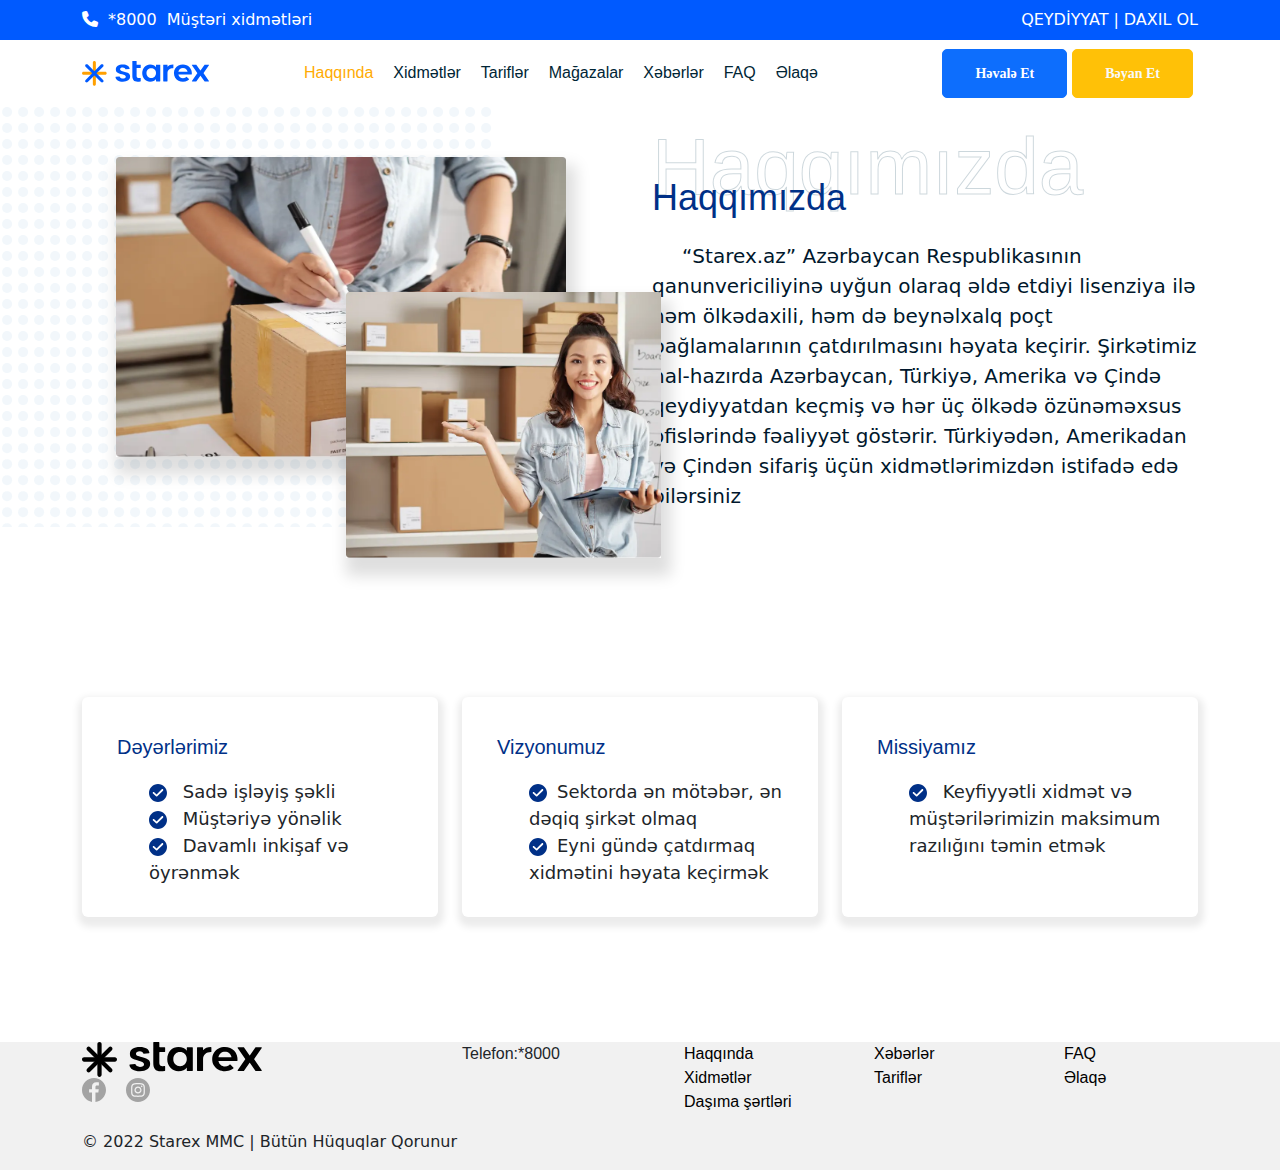
<file: Haqqinda.html>
<!DOCTYPE html>
<html lang="en">
<head>
    <meta charset="UTF-8">
    <meta http-equiv="X-UA-Compatible" content="IE=edge">
    <meta name="viewport" content="width=device-width, initial-scale=1.0">
    <link rel="icon" href="./Assets/Images/StarexIcon.ico">
    <title>starex.az/about</title>
    <link rel="stylesheet" href="./Assets/Scss/about.css">
    <link rel="stylesheet" href="./Assets/bootstrapMinCSS/css/bootstrap.min.css">
    <link rel="stylesheet" href="https://cdnjs.cloudflare.com/ajax/libs/font-awesome/6.1.1/css/all.min.css">
</head>
<body>
    
    <header>
        <section class="contac-register">
            <div class="container">


                <div class="left">
                    <div class="contactTel">
                        <a href="*8000">

                            <span><i class="fa-solid fa-phone"></i></span>
                            <span>*8000</span>
                            <span> Müştəri xidmətləri</span>

                        </a>
                    </div>
                </div>

                <div class="right">
                    <div class="Login-Register">
                        <span><a href="" class="">QEYDİYYAT </a></span>
                        <span> | </span>
                        <span> <a href=""> DAXIL OL</a></span>
                    </div>
                </div>

            </div>
        </section>
        <section class="navBar">
            <div class="container">
                <div class="row">
                    <div class="col-lg-2">
                        <div class="Icon">
                            <a href="./Index.html"><img src="./Assets/Images/image.svg" alt="StarexIcon"></a>
                        </div>
                    </div>
                    <div class="col-lg-6">
                        <div class="navLinks">
                            <ul>
                                <li><a href="./Haqqinda.html" class="color">Haqqında</a></li>
                                <li><a href="./Xidmetler.html">Xidmətlər</a></li>
                                <li><a href="">Tariflər</a></li>
                                <li><a href="">Mağazalar</a></li>
                                <li><a href="./Xeberler.html">Xəbərlər</a></li>
                                <li><a href="">FAQ</a></li>
                                <li><a href="">Əlaqə</a></li>
                            </ul>
                        </div>
                    </div>
                    <div class="col-lg-4" style="height: 100%;">
                        <div class="Entrust">
                            <a href="" class="btn btn-primary"><strong>Həvalə Et</strong></a>
                            <a href="" class="btn btn-warning text-light"><strong>Bəyan Et</strong></a>
                        </div>
                    </div>
                </div>
            </div>

        </section>
    </header>
    <main>
        <section class="aboutStarex">
            
            <div class="container">
                <div class="row">
                    <div class="IntoImageDesc col-lg-6">
                        <div class="img-bg"></div>
                        <img class="img-1" src="./Assets/Images/AboutStarex/about-image-1.webp" alt="">
                        <img class="img-2" src="./Assets/Images/AboutStarex/about-image-2.webp" alt="">
                    </div>
                    <div class="text col-lg-6">
                        <div class="large">
                            <p>Haqqımızda</p>
                        </div>
                        <div class="small">
                            <p>Haqqımızda</p>
                        </div>
                        <pv class="desc">“Starex.az” Azərbaycan Respublikasının qanunvericiliyinə uyğun olaraq əldə etdiyi lisenziya ilə həm ölkədaxili, həm də beynəlxalq poçt bağlamalarının çatdırılmasını həyata keçirir. Şirkətimiz hal-hazırda Azərbaycan, Türkiyə, Amerika və Çində qeydiyyatdan keçmiş və hər üç ölkədə özünəməxsus ofislərində fəaliyyət göstərir. Türkiyədən, Amerikadan və Çindən sifariş üçün xidmətlərimizdən istifadə edə bilərsiniz</p>
                    </div>
                </div>
            </div>
        </section>
        <section class="aboutCard">
            <div class="container">
                <div class="row">
                    <div class="col-lg-4">
                        <div class="card">
                            <div class="container">
                                <div class="title">
                                    <p>Dəyərlərimiz</p>
                                </div>
                                <ul>
                                    <li><span class="starexicon"><svg width="1em" height="1em" viewBox="0 0 14 14" fill="currentColor"><path fill-rule="evenodd" clip-rule="evenodd" d="M7 0C3.14035 0 0 3.14035 0 7C0 10.8596 3.14035 14 7 14C10.8596 14 14 10.8596 14 7C14 3.14035 10.8596 0 7 0ZM10.9123 5.15789L6.4386 9.59649C6.17544 9.85965 5.75439 9.87719 5.47368 9.61403L3.10526 7.45614C2.82456 7.19298 2.80702 6.75439 3.05263 6.47368C3.31579 6.19298 3.75439 6.17544 4.03509 6.4386L5.91228 8.1579L9.91228 4.15789C10.193 3.87719 10.6316 3.87719 10.9123 4.15789C11.193 4.4386 11.193 4.87719 10.9123 5.15789Z"></path></svg></span> Sadə işləyiş şəkli</li>
                                    <li><span class="starexicon"><svg width="1em" height="1em" viewBox="0 0 14 14" fill="currentColor"><path fill-rule="evenodd" clip-rule="evenodd" d="M7 0C3.14035 0 0 3.14035 0 7C0 10.8596 3.14035 14 7 14C10.8596 14 14 10.8596 14 7C14 3.14035 10.8596 0 7 0ZM10.9123 5.15789L6.4386 9.59649C6.17544 9.85965 5.75439 9.87719 5.47368 9.61403L3.10526 7.45614C2.82456 7.19298 2.80702 6.75439 3.05263 6.47368C3.31579 6.19298 3.75439 6.17544 4.03509 6.4386L5.91228 8.1579L9.91228 4.15789C10.193 3.87719 10.6316 3.87719 10.9123 4.15789C11.193 4.4386 11.193 4.87719 10.9123 5.15789Z"></path></svg></span> Müştəriyə yönəlik</li>
                                    <li><span class="starexicon"><svg width="1em" height="1em" viewBox="0 0 14 14" fill="currentColor"><path fill-rule="evenodd" clip-rule="evenodd" d="M7 0C3.14035 0 0 3.14035 0 7C0 10.8596 3.14035 14 7 14C10.8596 14 14 10.8596 14 7C14 3.14035 10.8596 0 7 0ZM10.9123 5.15789L6.4386 9.59649C6.17544 9.85965 5.75439 9.87719 5.47368 9.61403L3.10526 7.45614C2.82456 7.19298 2.80702 6.75439 3.05263 6.47368C3.31579 6.19298 3.75439 6.17544 4.03509 6.4386L5.91228 8.1579L9.91228 4.15789C10.193 3.87719 10.6316 3.87719 10.9123 4.15789C11.193 4.4386 11.193 4.87719 10.9123 5.15789Z"></path></svg></span> Davamlı inkişaf və öyrənmək
                                    </li>
                                </ul>
                            </div>
                        </div>
                    </div>
                    <div class="col-lg-4">
                        <div class="card">
                            <div class="container">
                                <div class="title">
                                    <p>Vizyonumuz</p>
                                </div>
                                <ul>
                                    <li><span class="starexicon"><svg width="1em" height="1em" viewBox="0 0 14 14" fill="currentColor"><path fill-rule="evenodd" clip-rule="evenodd" d="M7 0C3.14035 0 0 3.14035 0 7C0 10.8596 3.14035 14 7 14C10.8596 14 14 10.8596 14 7C14 3.14035 10.8596 0 7 0ZM10.9123 5.15789L6.4386 9.59649C6.17544 9.85965 5.75439 9.87719 5.47368 9.61403L3.10526 7.45614C2.82456 7.19298 2.80702 6.75439 3.05263 6.47368C3.31579 6.19298 3.75439 6.17544 4.03509 6.4386L5.91228 8.1579L9.91228 4.15789C10.193 3.87719 10.6316 3.87719 10.9123 4.15789C11.193 4.4386 11.193 4.87719 10.9123 5.15789Z"></path></svg></span>Sektorda ən mötəbər, ən dəqiq şirkət olmaq</li>
                                    <li><span class="starexicon"><svg width="1em" height="1em" viewBox="0 0 14 14" fill="currentColor"><path fill-rule="evenodd" clip-rule="evenodd" d="M7 0C3.14035 0 0 3.14035 0 7C0 10.8596 3.14035 14 7 14C10.8596 14 14 10.8596 14 7C14 3.14035 10.8596 0 7 0ZM10.9123 5.15789L6.4386 9.59649C6.17544 9.85965 5.75439 9.87719 5.47368 9.61403L3.10526 7.45614C2.82456 7.19298 2.80702 6.75439 3.05263 6.47368C3.31579 6.19298 3.75439 6.17544 4.03509 6.4386L5.91228 8.1579L9.91228 4.15789C10.193 3.87719 10.6316 3.87719 10.9123 4.15789C11.193 4.4386 11.193 4.87719 10.9123 5.15789Z"></path></svg></span>Eyni gündə çatdırmaq xidmətini həyata keçirmək</li>
                                </ul>
                            </div>
                        </div>
                    </div>
                    <div class="col-lg-4">
                        <div class="card">
                          <div class="container">
                            <div class="title">
                                <p>Missiyamız</p>
                            </div>
                            <ul>
                                <li><span class="starexicon"><svg width="1em" height="1em" viewBox="0 0 14 14" fill="currentColor"><path fill-rule="evenodd" clip-rule="evenodd" d="M7 0C3.14035 0 0 3.14035 0 7C0 10.8596 3.14035 14 7 14C10.8596 14 14 10.8596 14 7C14 3.14035 10.8596 0 7 0ZM10.9123 5.15789L6.4386 9.59649C6.17544 9.85965 5.75439 9.87719 5.47368 9.61403L3.10526 7.45614C2.82456 7.19298 2.80702 6.75439 3.05263 6.47368C3.31579 6.19298 3.75439 6.17544 4.03509 6.4386L5.91228 8.1579L9.91228 4.15789C10.193 3.87719 10.6316 3.87719 10.9123 4.15789C11.193 4.4386 11.193 4.87719 10.9123 5.15789Z"></path></svg></span>
                                    Keyfiyyətli xidmət və müştərilərimizin maksimum razılığını təmin etmək
                                </li>
                            </ul>
                          </div>
                        </div>
                    </div>
                </div>
            </div>
        </section>
    </main>
    <footer>
        <div class="End">
            <div class="container">
                <div class="row">
                    <div class="col-lg-4">
                        <div class="logo">
                            <img src="./Assets/Images/logo-dark.svg" alt="LOGO">
                        </div>
                        <div class="socialNet">
                            <ul>
                                <li>
                                    <a href="https://www.facebook.com/starex.az"><svg width="24" height="24" viewBox="0 0 24 24" fill="currentColor"><path fill-rule="evenodd" clip-rule="evenodd" d="M11.9959 0.0429688C5.36811 0.0429688 0 5.43601 0 12.0769C0 18.0293 4.32312 22.9634 9.99184 23.9244V14.587H7.10022V11.2163H9.99184V8.74929C9.99184 5.88065 11.7383 4.3029 14.3006 4.3029C15.5317 4.3029 16.5767 4.38896 16.8917 4.43199V7.42971H15.1166C13.728 7.42971 13.4561 8.0895 13.4561 9.06484V11.202H16.7771L16.3477 14.5583H13.4561V23.9818C19.3968 23.2646 23.9919 18.2015 23.9919 12.0482C24.0062 5.43601 18.6238 0.0429688 11.9959 0.0429688Z"></path></svg></a>
                                </li>
                                <li>
                                    <a href="https://www.instagram.com/starex.az/"><svg width="24" height="24" viewBox="0 0 24 24" fill="currentColor"><path fill-rule="evenodd" clip-rule="evenodd" d="M14.2969 12C14.2969 13.2703 13.2703 14.2969 12 14.2969C10.7297 14.2969 9.70312 13.2703 9.70312 12C9.70312 10.7297 10.7297 9.70312 12 9.70312C13.2703 9.70312 14.2969 10.7297 14.2969 12Z"></path><path fill-rule="evenodd" clip-rule="evenodd" d="M17.3717 7.93574C17.2592 7.63574 17.0857 7.36387 16.8561 7.14355C16.6357 6.91387 16.3639 6.74043 16.0639 6.62793C15.8201 6.53418 15.4545 6.42168 14.7842 6.38887C14.0576 6.35606 13.8373 6.34668 11.9998 6.34668C10.1576 6.34668 9.94199 6.35137 9.21543 6.38887C8.54512 6.42168 8.17949 6.53418 7.93574 6.62793C7.63574 6.74043 7.36387 6.91387 7.14355 7.14355C6.91387 7.36387 6.74043 7.63574 6.62793 7.93574C6.53418 8.17949 6.42168 8.54512 6.38887 9.21543C6.35606 9.94199 6.34668 10.1576 6.34668 11.9998C6.34668 13.8373 6.35606 14.0576 6.38887 14.7842C6.42168 15.4545 6.52949 15.8201 6.62793 16.0639C6.74043 16.3639 6.91387 16.6357 7.14355 16.8561C7.36387 17.0857 7.63574 17.2592 7.93574 17.3717C8.17949 17.4654 8.54512 17.5779 9.21543 17.6107C9.94199 17.6436 10.1576 17.6529 11.9998 17.6529C13.842 17.6529 14.0576 17.6482 14.7842 17.6107C15.4545 17.5779 15.8201 17.4701 16.0639 17.3717C16.6639 17.142 17.142 16.6639 17.3717 16.0639C17.4654 15.8201 17.5779 15.4545 17.6107 14.7842C17.6436 14.0576 17.6529 13.8373 17.6529 11.9998C17.6529 10.1576 17.6482 9.94199 17.6107 9.21543C17.5779 8.54512 17.4654 8.17949 17.3717 7.93574ZM11.9998 15.5389C10.0451 15.5389 8.46074 13.9545 8.46074 11.9998C8.46074 10.0451 10.0451 8.46074 11.9998 8.46074C13.9545 8.46074 15.5389 10.0451 15.5389 11.9998C15.5389 13.9545 13.9545 15.5389 11.9998 15.5389ZM15.6795 9.14981C15.2248 9.14981 14.8545 8.77949 14.8545 8.32481C14.8545 7.87012 15.2248 7.49981 15.6795 7.49981C16.1342 7.49981 16.5045 7.87012 16.5045 8.32481C16.5045 8.77949 16.1342 9.14981 15.6795 9.14981Z"></path><path fill-rule="evenodd" clip-rule="evenodd" d="M12 0C5.37188 0 0 5.37188 0 12C0 18.6281 5.37188 24 12 24C18.6281 24 24 18.6281 24 12C24 5.37188 18.6281 0 12 0ZM18.8484 14.8406C18.8156 15.5719 18.6984 16.0734 18.5297 16.5141C18.1734 17.4375 17.4422 18.1734 16.5141 18.5297C16.0781 18.6984 15.5766 18.8156 14.8406 18.8484C14.1047 18.8813 13.8703 18.8906 12 18.8906C10.1297 18.8906 9.89531 18.8813 9.15937 18.8484C8.42812 18.8156 7.92656 18.6984 7.48594 18.5297C7.02656 18.3562 6.60938 18.0844 6.26719 17.7328C5.91562 17.3906 5.64375 16.9734 5.47031 16.5141C5.30156 16.0781 5.18438 15.5766 5.15156 14.8406C5.11875 14.1047 5.10938 13.8703 5.10938 12C5.10938 10.1297 5.11875 9.89531 5.15156 9.15937C5.18438 8.42812 5.30156 7.92656 5.47031 7.48594C5.64375 7.02656 5.91562 6.60938 6.26719 6.26719C6.60938 5.91562 7.02656 5.64375 7.48594 5.47031C7.92656 5.30156 8.42344 5.18438 9.15937 5.15156C9.89531 5.11875 10.1297 5.10938 12 5.10938C13.8703 5.10938 14.1047 5.11875 14.8406 5.15156C15.5719 5.18438 16.0734 5.30156 16.5141 5.47031C16.9734 5.64375 17.3906 5.91562 17.7328 6.26719C18.0844 6.60938 18.3562 7.02656 18.5297 7.48594C18.6984 7.92656 18.8156 8.42344 18.8484 9.15937C18.8813 9.89531 18.8906 10.1297 18.8906 12C18.8906 13.8703 18.8813 14.1047 18.8484 14.8406Z"></path></svg></a>
                                </li>
                            </ul>
                        </div>
                    </div>
                    <div class="col-lg-2">
                        <p>Telefon:*8000</p>
                    </div>
                    <div class="col-lg-2">
                        <ul>
                            <li><a href="./Haqqinda.html">Haqqında</a></li>
                            <li><a href="./Xidmetler.html">Xidmətlər</a></li>
                            <li><a href="">Daşıma şərtləri</a></li>
                        </ul>
                    </div>
                    <div class="col-lg-2">
                        <ul>
                            <li> <a href="./Xeberler.html">Xəbərlər</a> </li>
                            <li><a href="">Tariflər</a></li>
                        </ul>
                    </div>
                    <div class="col-lg-2">
                        <ul>
                            <li> <a href="">FAQ</a> </li>
                            <li><a href="">Əlaqə</a></li>
                        </ul>
                    </div>
                </div>
                <div class="MakeBy">
                    <p>© 2022 Starex MMC | Bütün Hüquqlar Qorunur</p>
                </div>
            </div>
        </div>
    </footer>
  

    <script src="./Assets/bootstrapMinCSS/js/bootstrap.min.js"></script>
</body>
</html>
</file>
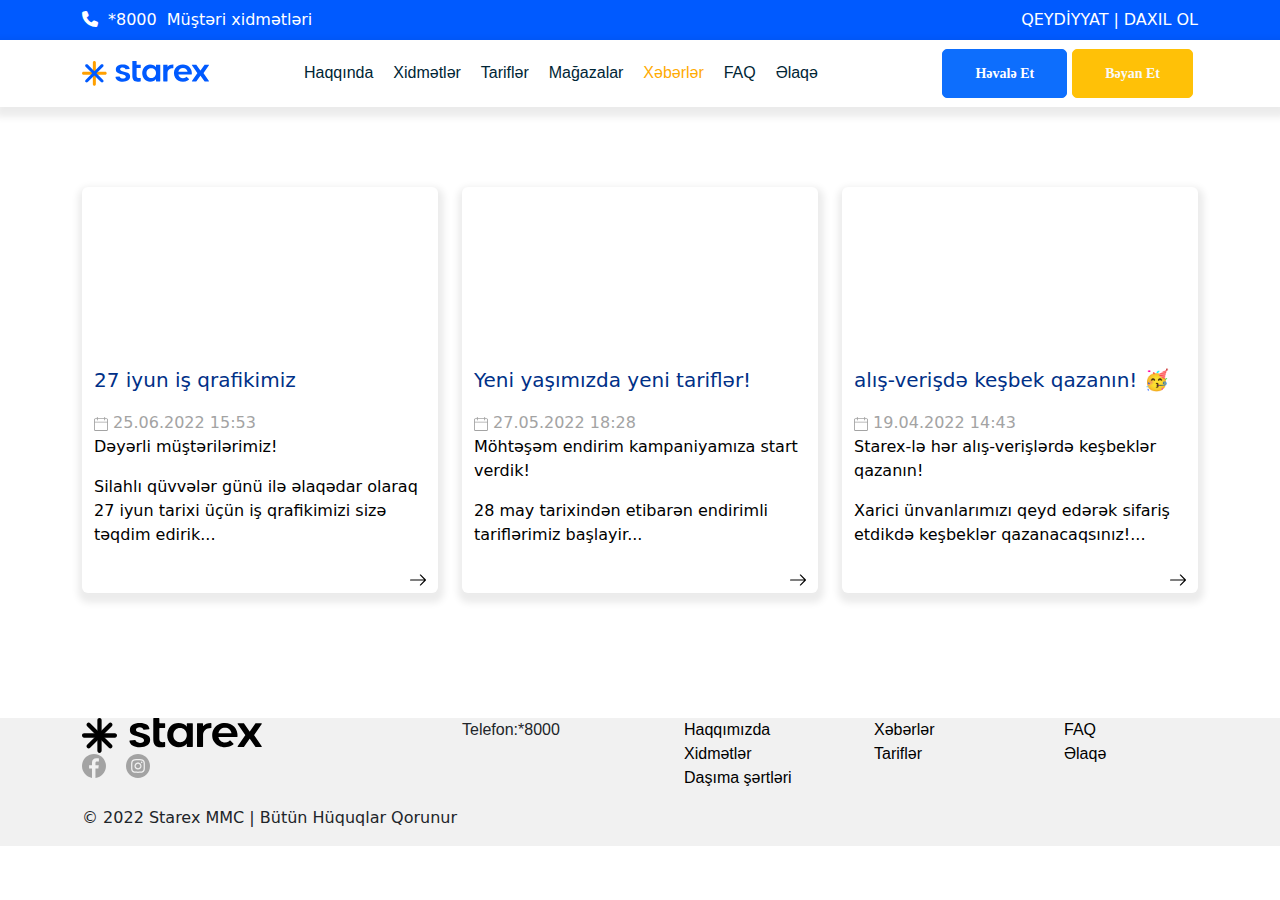
<file: Xeberler.html>
<!DOCTYPE html>
<html lang="en">
<head>
    <meta charset="UTF-8">
    <meta http-equiv="X-UA-Compatible" content="IE=edge">
    <meta name="viewport" content="width=device-width, initial-scale=1.0">
    <link rel="icon" href="./Assets/Images/StarexIcon.ico">
    <title>Starex</title>
    <link rel="stylesheet" href="./Assets/Scss/news.css">
    <link rel="stylesheet" href="./Assets/bootstrapMinCSS/css/bootstrap.min.css">
    <link rel="stylesheet" href="https://cdnjs.cloudflare.com/ajax/libs/font-awesome/6.1.1/css/all.min.css">
</head>
<body>
    
    <header>
        <section class="contac-register">
            <div class="container">


                <div class="left">
                    <div class="contactTel">
                        <a href="*8000">

                            <span><i class="fa-solid fa-phone"></i></span>
                            <span>*8000</span>
                            <span> Müştəri xidmətləri</span>

                        </a>
                    </div>
                </div>

                <div class="right">
                    <div class="Login-Register">
                        <span><a href="" class="">QEYDİYYAT </a></span>
                        <span> | </span>
                        <span> <a href=""> DAXIL OL</a></span>
                    </div>
                </div>

            </div>
        </section>
        <section class="navBar">
            <div class="container">
                <div class="row">
                    <div class="col-lg-2">
                        <div class="Icon">
                            <a href="./Index.html"><img src="./Assets/Images/image.svg" alt="StarexIcon"></a>
                        </div>
                    </div>
                    <div class="col-lg-6">
                        <div class="navLinks">
                            <ul>
                                <li><a href="./Haqqinda.html" >Haqqında</a></li>
                                <li><a href="./Xidmetler.html" >Xidmətlər</a></li>
                                <li><a href="">Tariflər</a></li>
                                <li><a href="">Mağazalar</a></li>
                                <li><a href="./Xeberler.html" class="color">Xəbərlər</a></li>
                                <li><a href="">FAQ</a></li>
                                <li><a href="">Əlaqə</a></li>
                            </ul>
                        </div>
                    </div>
                    <div class="col-lg-4" style="height: 100%;">
                        <div class="Entrust">
                            <a href="" class="btn btn-primary"><strong>Həvalə Et</strong></a>
                            <a href="" class="btn btn-warning text-light"><strong>Bəyan Et</strong></a>
                        </div>
                    </div>
                </div>
            </div>

        </section>
    </header>

    <main>
        <section class="News">
            <div class="container">

                <div class="row">
                    <div class="col-lg-4">
                       <a href="">
                        <div class="card">
                            <div class="image">
                                
                            </div>
                            <div class="container">
                                <div class="text">
                                    <div class="Title">
                                        <p class="color">27 iyun iş qrafikimiz</p>
                                        <div class="date">
                                            <span><svg width="14" height="14" viewBox="0 0 14 14" fill="currentColor"><g clip-path="url(#clip0)"><path fill-rule="evenodd" clip-rule="evenodd" d="M12.3958 13.9998H1.6042C0.719269 13.9998 0 13.2805 0 12.3956V2.7706C0 1.88567 0.719269 1.1665 1.6042 1.1665H12.3958C13.2807 1.1665 14 1.88567 14 2.7706V12.3956C14 13.2805 13.2807 13.9998 12.3958 13.9998ZM1.6042 2.0415C1.20227 2.0415 0.875 2.36867 0.875 2.7706V12.3956C0.875 12.7975 1.20227 13.1248 1.6042 13.1248H12.3958C12.7977 13.1248 13.125 12.7975 13.125 12.3956V2.7706C13.125 2.36867 12.7977 2.0415 12.3958 2.0415H1.6042Z"></path><path fill-rule="evenodd" clip-rule="evenodd" d="M13.5625 5.5415H0.4375C0.195999 5.5415 0 5.3455 0 5.104C0 4.8625 0.195999 4.6665 0.4375 4.6665H13.5625C13.804 4.6665 14 4.8625 14 5.104C14 5.3455 13.804 5.5415 13.5625 5.5415Z"></path><path fill-rule="evenodd" clip-rule="evenodd" d="M3.35449 3.5C3.11299 3.5 2.91699 3.304 2.91699 3.0625V0.4375C2.91699 0.195999 3.11299 0 3.35449 0C3.59599 0 3.79199 0.195999 3.79199 0.4375V3.0625C3.79199 3.304 3.59599 3.5 3.35449 3.5Z"></path><path fill-rule="evenodd" clip-rule="evenodd" d="M10.6455 3.5C10.404 3.5 10.208 3.304 10.208 3.0625V0.4375C10.208 0.195999 10.404 0 10.6455 0C10.887 0 11.083 0.195999 11.083 0.4375V3.0625C11.083 3.304 10.887 3.5 10.6455 3.5Z"></path></g><defs><clipPath id="clip0"><rect width="14" height="14" fill="white"></rect></clipPath></defs></svg> 25.06.2022 15:53</span>
                                        </div>
                                        <div class="desc">
                                            <p> Dəyərli müştərilərimiz!</p>
                                            <p>Silahlı qüvvələr günü ilə əlaqədar olaraq 27 iyun tarixi üçün iş qrafikimizi sizə təqdim edirik...</p>
                                        </div>
                                        <div class="arrow"> 
                                            <svg width="16" height="12" viewBox="0 0 16 12" fill="currentColor"><path fill-rule="evenodd" clip-rule="evenodd" d="M10.7806 0.544663C10.555 0.319097 10.1999 0.319097 9.97434 0.544663C9.7564 0.76261 9.7564 1.12535 9.97434 1.34278L14.0625 5.43093H0.572172C0.2577 5.43093 -0.00038147 5.68088 -0.00038147 5.99535C-0.00038147 6.30982 0.2577 6.56791 0.572172 6.56791H14.0625L9.97434 10.6484C9.7564 10.874 9.7564 11.2372 9.97434 11.4547C10.1999 11.6802 10.555 11.6802 10.7806 11.4547L15.8365 6.39873C16.0545 6.18078 16.0545 5.81805 15.8365 5.60061L10.7806 0.544663Z"></path></svg>
                                        </div>
                                    </div>
                                </div>
                            </div>
                        </div>
                       </a>
                    </div>
                    <div class="col-lg-4">
                       <a href="">
                        <div class="card">
                            <div class="image">
                                
                            </div>
                            <div class="text">
                                <div class="container">
                                    <div class="Title">
                                        <p class="color">Yeni yaşımızda yeni tariflər!</p>
                                        <div class="date">
                                            <span><svg width="14" height="14" viewBox="0 0 14 14" fill="currentColor"><g clip-path="url(#clip0)"><path fill-rule="evenodd" clip-rule="evenodd" d="M12.3958 13.9998H1.6042C0.719269 13.9998 0 13.2805 0 12.3956V2.7706C0 1.88567 0.719269 1.1665 1.6042 1.1665H12.3958C13.2807 1.1665 14 1.88567 14 2.7706V12.3956C14 13.2805 13.2807 13.9998 12.3958 13.9998ZM1.6042 2.0415C1.20227 2.0415 0.875 2.36867 0.875 2.7706V12.3956C0.875 12.7975 1.20227 13.1248 1.6042 13.1248H12.3958C12.7977 13.1248 13.125 12.7975 13.125 12.3956V2.7706C13.125 2.36867 12.7977 2.0415 12.3958 2.0415H1.6042Z"></path><path fill-rule="evenodd" clip-rule="evenodd" d="M13.5625 5.5415H0.4375C0.195999 5.5415 0 5.3455 0 5.104C0 4.8625 0.195999 4.6665 0.4375 4.6665H13.5625C13.804 4.6665 14 4.8625 14 5.104C14 5.3455 13.804 5.5415 13.5625 5.5415Z"></path><path fill-rule="evenodd" clip-rule="evenodd" d="M3.35449 3.5C3.11299 3.5 2.91699 3.304 2.91699 3.0625V0.4375C2.91699 0.195999 3.11299 0 3.35449 0C3.59599 0 3.79199 0.195999 3.79199 0.4375V3.0625C3.79199 3.304 3.59599 3.5 3.35449 3.5Z"></path><path fill-rule="evenodd" clip-rule="evenodd" d="M10.6455 3.5C10.404 3.5 10.208 3.304 10.208 3.0625V0.4375C10.208 0.195999 10.404 0 10.6455 0C10.887 0 11.083 0.195999 11.083 0.4375V3.0625C11.083 3.304 10.887 3.5 10.6455 3.5Z"></path></g><defs><clipPath id="clip0"><rect width="14" height="14" fill="white"></rect></clipPath></defs></svg> 27.05.2022 18:28</span>
                                        </div>
                                        <div class="desc">
                                            <p>Möhtəşəm endirim kampaniyamıza start verdik!  </p>
                                            <p>28 may tarixindən etibarən endirimli tariflərimiz başlayir...</p>
                                        </div>
                                        <div class="arrow"> 
                                            <svg width="16" height="12" viewBox="0 0 16 12" fill="currentColor"><path fill-rule="evenodd" clip-rule="evenodd" d="M10.7806 0.544663C10.555 0.319097 10.1999 0.319097 9.97434 0.544663C9.7564 0.76261 9.7564 1.12535 9.97434 1.34278L14.0625 5.43093H0.572172C0.2577 5.43093 -0.00038147 5.68088 -0.00038147 5.99535C-0.00038147 6.30982 0.2577 6.56791 0.572172 6.56791H14.0625L9.97434 10.6484C9.7564 10.874 9.7564 11.2372 9.97434 11.4547C10.1999 11.6802 10.555 11.6802 10.7806 11.4547L15.8365 6.39873C16.0545 6.18078 16.0545 5.81805 15.8365 5.60061L10.7806 0.544663Z"></path></svg>
                                        </div>
                                    </div>
                                </div>
                            </div>
                        </div>
                       </a>
                    </div>
                    <div class="col-lg-4">
                        <a href="">
                         <div class="card">
                             <div class="image">
                                 
                             </div>
                             <div class="text">
                                 <div class="container">
                                    <div class="Title">
                                        <p class="color">alış-verişdə keşbek qazanın! 🥳</p>
                                        <div class="date">
                                            <span><svg width="14" height="14" viewBox="0 0 14 14" fill="currentColor"><g clip-path="url(#clip0)"><path fill-rule="evenodd" clip-rule="evenodd" d="M12.3958 13.9998H1.6042C0.719269 13.9998 0 13.2805 0 12.3956V2.7706C0 1.88567 0.719269 1.1665 1.6042 1.1665H12.3958C13.2807 1.1665 14 1.88567 14 2.7706V12.3956C14 13.2805 13.2807 13.9998 12.3958 13.9998ZM1.6042 2.0415C1.20227 2.0415 0.875 2.36867 0.875 2.7706V12.3956C0.875 12.7975 1.20227 13.1248 1.6042 13.1248H12.3958C12.7977 13.1248 13.125 12.7975 13.125 12.3956V2.7706C13.125 2.36867 12.7977 2.0415 12.3958 2.0415H1.6042Z"></path><path fill-rule="evenodd" clip-rule="evenodd" d="M13.5625 5.5415H0.4375C0.195999 5.5415 0 5.3455 0 5.104C0 4.8625 0.195999 4.6665 0.4375 4.6665H13.5625C13.804 4.6665 14 4.8625 14 5.104C14 5.3455 13.804 5.5415 13.5625 5.5415Z"></path><path fill-rule="evenodd" clip-rule="evenodd" d="M3.35449 3.5C3.11299 3.5 2.91699 3.304 2.91699 3.0625V0.4375C2.91699 0.195999 3.11299 0 3.35449 0C3.59599 0 3.79199 0.195999 3.79199 0.4375V3.0625C3.79199 3.304 3.59599 3.5 3.35449 3.5Z"></path><path fill-rule="evenodd" clip-rule="evenodd" d="M10.6455 3.5C10.404 3.5 10.208 3.304 10.208 3.0625V0.4375C10.208 0.195999 10.404 0 10.6455 0C10.887 0 11.083 0.195999 11.083 0.4375V3.0625C11.083 3.304 10.887 3.5 10.6455 3.5Z"></path></g><defs><clipPath id="clip0"><rect width="14" height="14" fill="white"></rect></clipPath></defs></svg> 19.04.2022 14:43</span>
                                        </div>
                                        <div class="desc">
                                            <p>Starex-lə hər alış-verişlərdə keşbeklər qazanın! </p>
                                            <p>Xarici ünvanlarımızı qeyd edərək sifariş etdikdə keşbeklər qazanacaqsınız!... </p>
                                        </div>
                                        <div class="arrow"> 
                                            <svg width="16" height="12" viewBox="0 0 16 12" fill="currentColor"><path fill-rule="evenodd" clip-rule="evenodd" d="M10.7806 0.544663C10.555 0.319097 10.1999 0.319097 9.97434 0.544663C9.7564 0.76261 9.7564 1.12535 9.97434 1.34278L14.0625 5.43093H0.572172C0.2577 5.43093 -0.00038147 5.68088 -0.00038147 5.99535C-0.00038147 6.30982 0.2577 6.56791 0.572172 6.56791H14.0625L9.97434 10.6484C9.7564 10.874 9.7564 11.2372 9.97434 11.4547C10.1999 11.6802 10.555 11.6802 10.7806 11.4547L15.8365 6.39873C16.0545 6.18078 16.0545 5.81805 15.8365 5.60061L10.7806 0.544663Z"></path></svg>
                                        </div>
                                    </div>
                                 </div>
                             </div>
                         </div>
                        </a>
                     </div>
                   
                </div>
            </div>
        </section>
    </main>
    <footer>
        <div class="End">
            <div class="container">
                <div class="row">
                    <div class="col-lg-4">
                        <div class="logo">
                            <img src="./Assets/Images/logo-dark.svg" alt="LOGO">
                        </div>
                        <div class="socialNet">
                            <ul>
                                <li>
                                    <a href="https://www.facebook.com/starex.az"><svg width="24" height="24" viewBox="0 0 24 24" fill="currentColor"><path fill-rule="evenodd" clip-rule="evenodd" d="M11.9959 0.0429688C5.36811 0.0429688 0 5.43601 0 12.0769C0 18.0293 4.32312 22.9634 9.99184 23.9244V14.587H7.10022V11.2163H9.99184V8.74929C9.99184 5.88065 11.7383 4.3029 14.3006 4.3029C15.5317 4.3029 16.5767 4.38896 16.8917 4.43199V7.42971H15.1166C13.728 7.42971 13.4561 8.0895 13.4561 9.06484V11.202H16.7771L16.3477 14.5583H13.4561V23.9818C19.3968 23.2646 23.9919 18.2015 23.9919 12.0482C24.0062 5.43601 18.6238 0.0429688 11.9959 0.0429688Z"></path></svg></a>
                                </li>
                                <li>
                                    <a href="https://www.instagram.com/starex.az/"><svg width="24" height="24" viewBox="0 0 24 24" fill="currentColor"><path fill-rule="evenodd" clip-rule="evenodd" d="M14.2969 12C14.2969 13.2703 13.2703 14.2969 12 14.2969C10.7297 14.2969 9.70312 13.2703 9.70312 12C9.70312 10.7297 10.7297 9.70312 12 9.70312C13.2703 9.70312 14.2969 10.7297 14.2969 12Z"></path><path fill-rule="evenodd" clip-rule="evenodd" d="M17.3717 7.93574C17.2592 7.63574 17.0857 7.36387 16.8561 7.14355C16.6357 6.91387 16.3639 6.74043 16.0639 6.62793C15.8201 6.53418 15.4545 6.42168 14.7842 6.38887C14.0576 6.35606 13.8373 6.34668 11.9998 6.34668C10.1576 6.34668 9.94199 6.35137 9.21543 6.38887C8.54512 6.42168 8.17949 6.53418 7.93574 6.62793C7.63574 6.74043 7.36387 6.91387 7.14355 7.14355C6.91387 7.36387 6.74043 7.63574 6.62793 7.93574C6.53418 8.17949 6.42168 8.54512 6.38887 9.21543C6.35606 9.94199 6.34668 10.1576 6.34668 11.9998C6.34668 13.8373 6.35606 14.0576 6.38887 14.7842C6.42168 15.4545 6.52949 15.8201 6.62793 16.0639C6.74043 16.3639 6.91387 16.6357 7.14355 16.8561C7.36387 17.0857 7.63574 17.2592 7.93574 17.3717C8.17949 17.4654 8.54512 17.5779 9.21543 17.6107C9.94199 17.6436 10.1576 17.6529 11.9998 17.6529C13.842 17.6529 14.0576 17.6482 14.7842 17.6107C15.4545 17.5779 15.8201 17.4701 16.0639 17.3717C16.6639 17.142 17.142 16.6639 17.3717 16.0639C17.4654 15.8201 17.5779 15.4545 17.6107 14.7842C17.6436 14.0576 17.6529 13.8373 17.6529 11.9998C17.6529 10.1576 17.6482 9.94199 17.6107 9.21543C17.5779 8.54512 17.4654 8.17949 17.3717 7.93574ZM11.9998 15.5389C10.0451 15.5389 8.46074 13.9545 8.46074 11.9998C8.46074 10.0451 10.0451 8.46074 11.9998 8.46074C13.9545 8.46074 15.5389 10.0451 15.5389 11.9998C15.5389 13.9545 13.9545 15.5389 11.9998 15.5389ZM15.6795 9.14981C15.2248 9.14981 14.8545 8.77949 14.8545 8.32481C14.8545 7.87012 15.2248 7.49981 15.6795 7.49981C16.1342 7.49981 16.5045 7.87012 16.5045 8.32481C16.5045 8.77949 16.1342 9.14981 15.6795 9.14981Z"></path><path fill-rule="evenodd" clip-rule="evenodd" d="M12 0C5.37188 0 0 5.37188 0 12C0 18.6281 5.37188 24 12 24C18.6281 24 24 18.6281 24 12C24 5.37188 18.6281 0 12 0ZM18.8484 14.8406C18.8156 15.5719 18.6984 16.0734 18.5297 16.5141C18.1734 17.4375 17.4422 18.1734 16.5141 18.5297C16.0781 18.6984 15.5766 18.8156 14.8406 18.8484C14.1047 18.8813 13.8703 18.8906 12 18.8906C10.1297 18.8906 9.89531 18.8813 9.15937 18.8484C8.42812 18.8156 7.92656 18.6984 7.48594 18.5297C7.02656 18.3562 6.60938 18.0844 6.26719 17.7328C5.91562 17.3906 5.64375 16.9734 5.47031 16.5141C5.30156 16.0781 5.18438 15.5766 5.15156 14.8406C5.11875 14.1047 5.10938 13.8703 5.10938 12C5.10938 10.1297 5.11875 9.89531 5.15156 9.15937C5.18438 8.42812 5.30156 7.92656 5.47031 7.48594C5.64375 7.02656 5.91562 6.60938 6.26719 6.26719C6.60938 5.91562 7.02656 5.64375 7.48594 5.47031C7.92656 5.30156 8.42344 5.18438 9.15937 5.15156C9.89531 5.11875 10.1297 5.10938 12 5.10938C13.8703 5.10938 14.1047 5.11875 14.8406 5.15156C15.5719 5.18438 16.0734 5.30156 16.5141 5.47031C16.9734 5.64375 17.3906 5.91562 17.7328 6.26719C18.0844 6.60938 18.3562 7.02656 18.5297 7.48594C18.6984 7.92656 18.8156 8.42344 18.8484 9.15937C18.8813 9.89531 18.8906 10.1297 18.8906 12C18.8906 13.8703 18.8813 14.1047 18.8484 14.8406Z"></path></svg></a>
                                </li>
                            </ul>
                        </div>
                    </div>
                    <div class="col-lg-2">
                        <p>Telefon:*8000</p>
                    </div>
                    <div class="col-lg-2">
                        <ul>
                            <li><a href="./Haqqinda.html">Haqqımızda</a></li>
                            <li><a href="./Xidmetler.html">Xidmətlər</a></li>
                            <li><a href="">Daşıma şərtləri</a></li>
                        </ul>
                    </div>
                    <div class="col-lg-2">
                        <ul>
                            <li> <a href="">Xəbərlər</a> </li>
                            <li><a href="">Tariflər</a></li>
                        </ul>
                    </div>
                    <div class="col-lg-2">
                        <ul>
                            <li> <a href="">FAQ</a> </li>
                            <li><a href="">Əlaqə</a></li>
                        </ul>
                    </div>
                </div>
                <div class="MakeBy">
                    <p>© 2022 Starex MMC | Bütün Hüquqlar Qorunur</p>
                </div>
            </div>
        </div>
    </footer>
  

    <script src="./Assets/bootstrapMinCSS/js/bootstrap.min.js"></script>
</body>
</html>
</file>
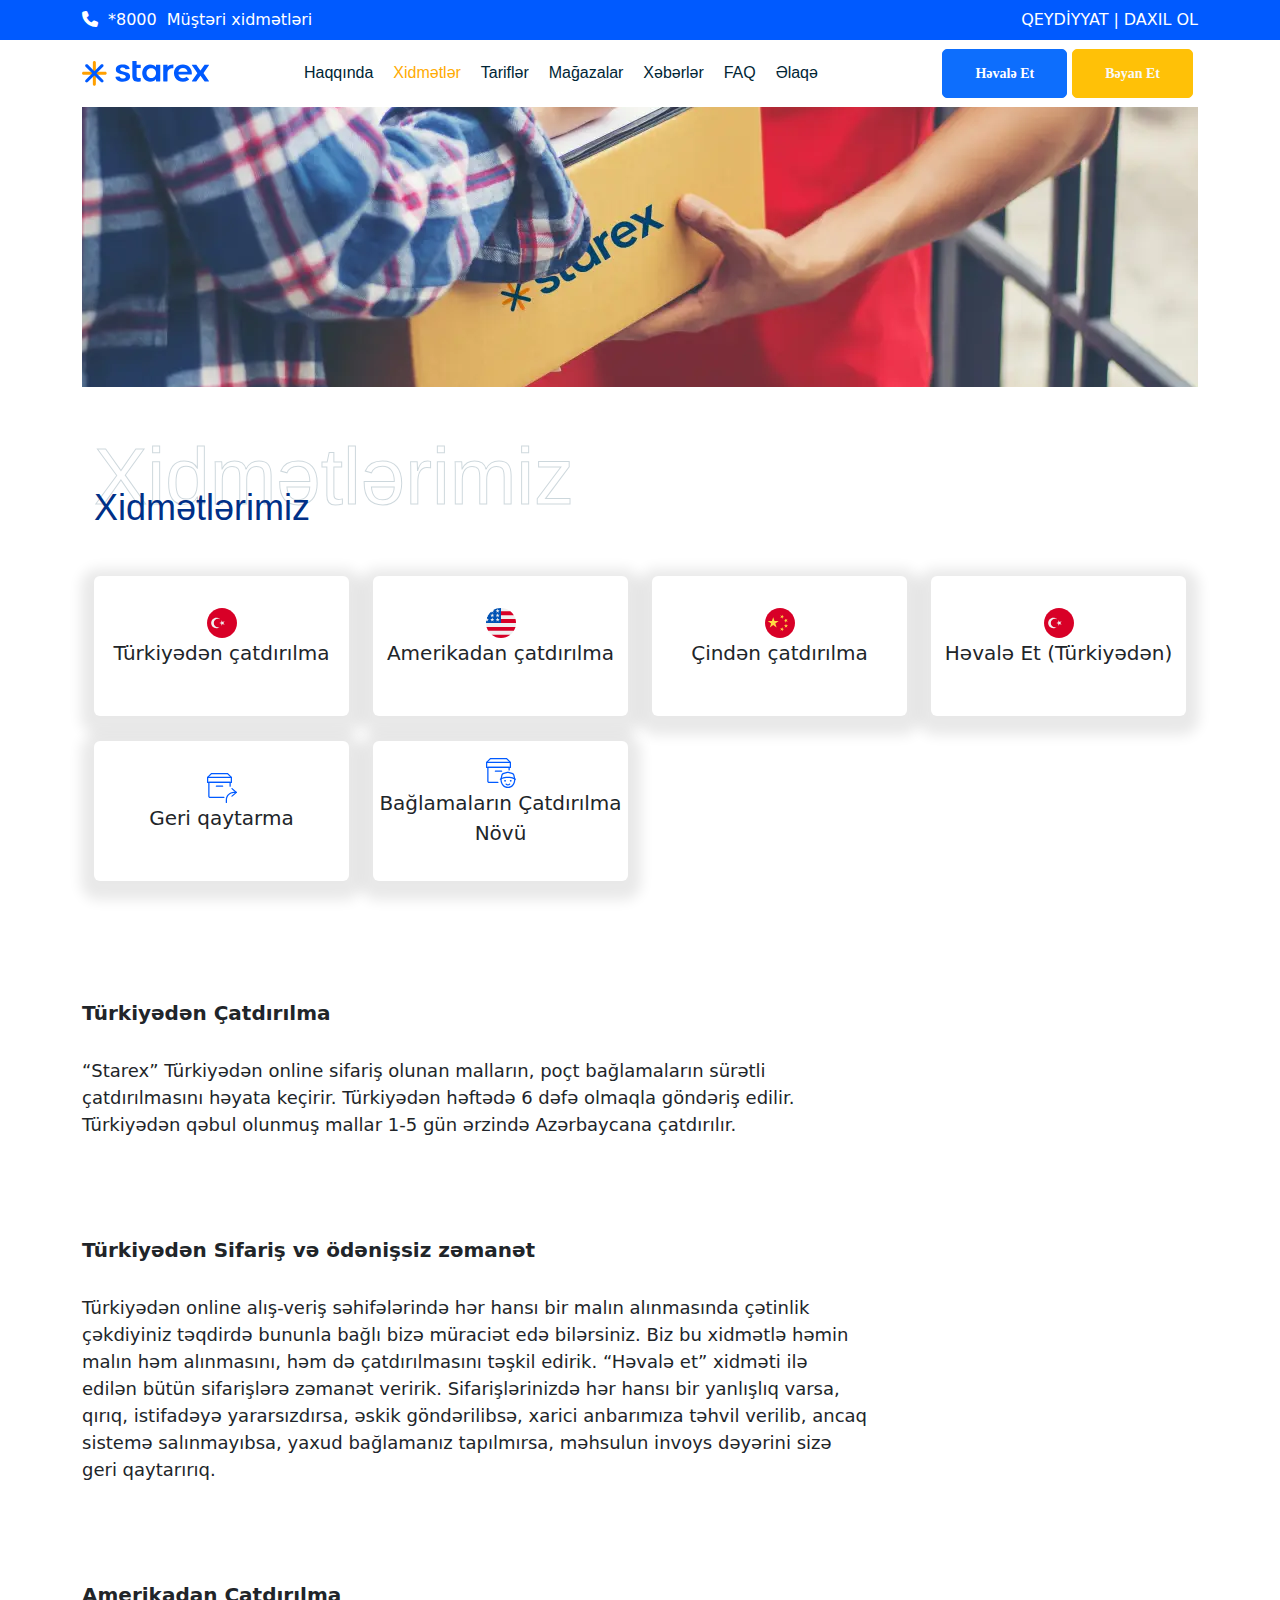
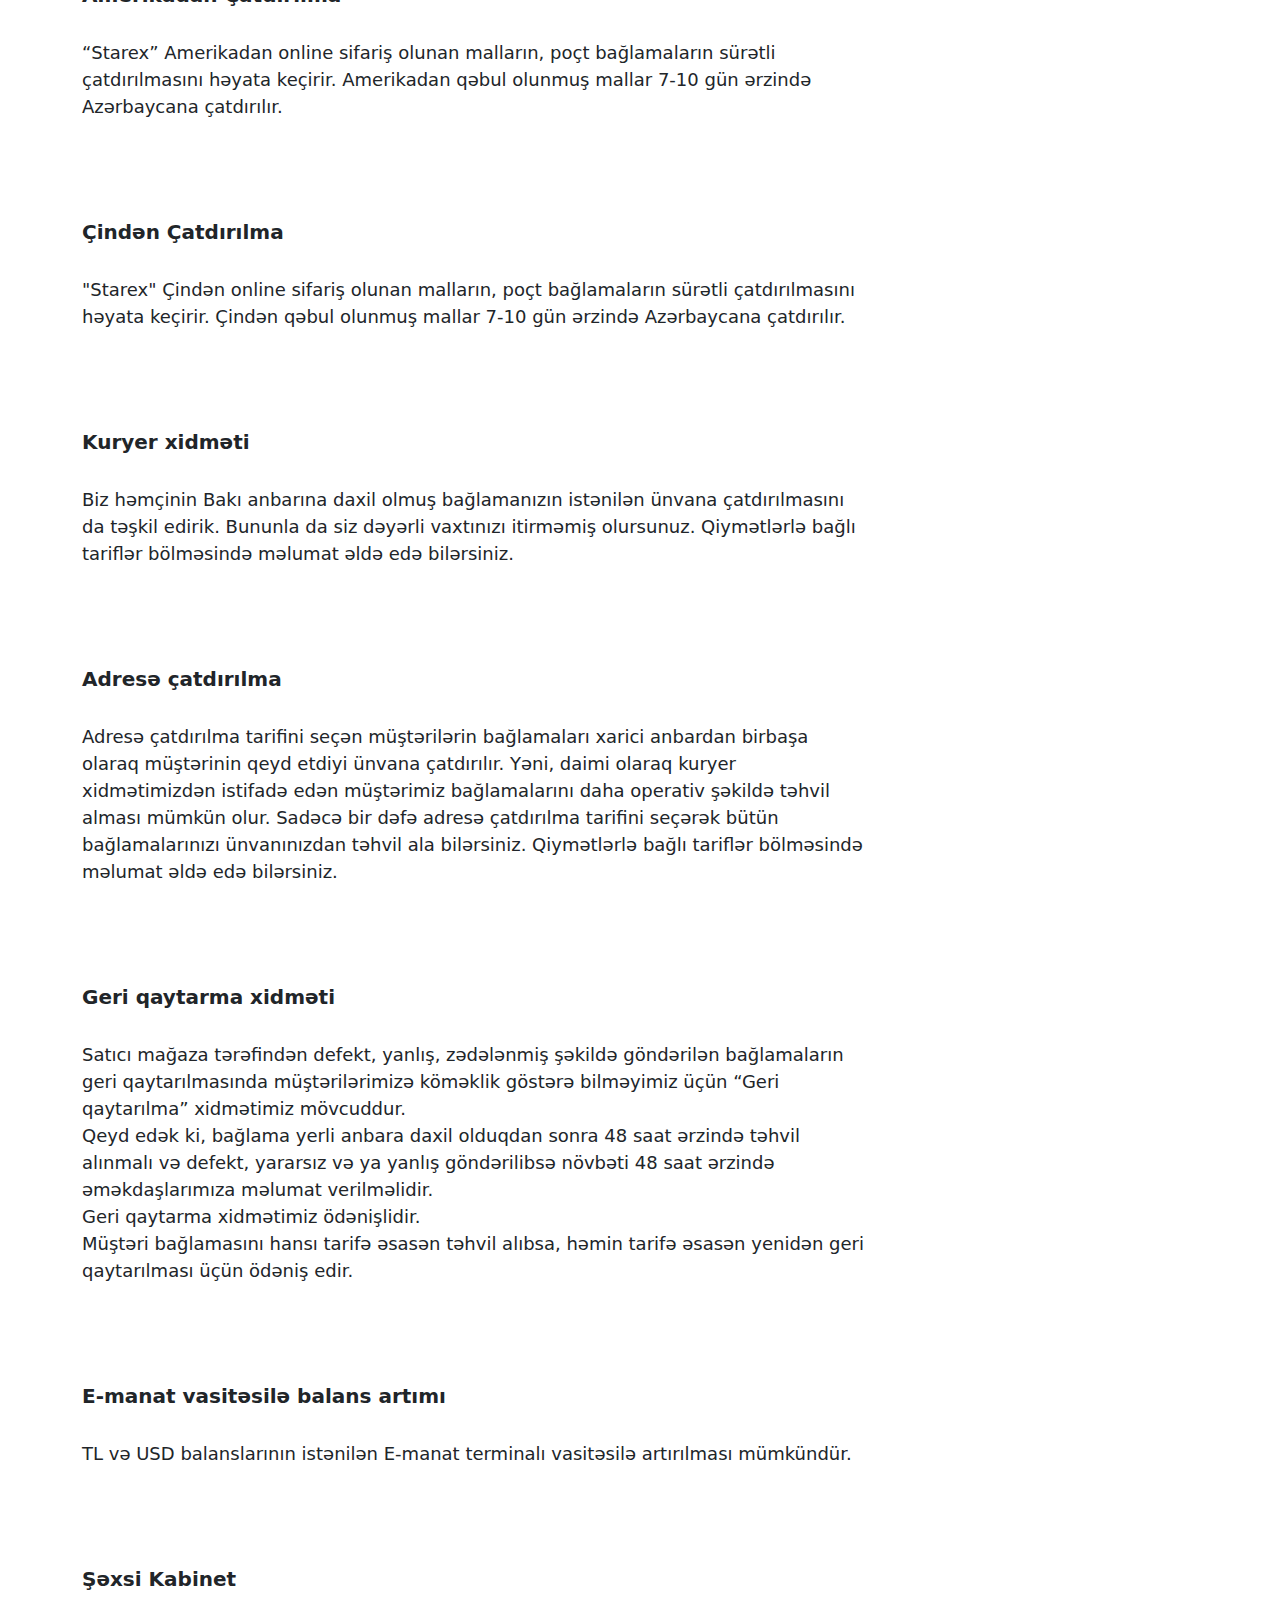
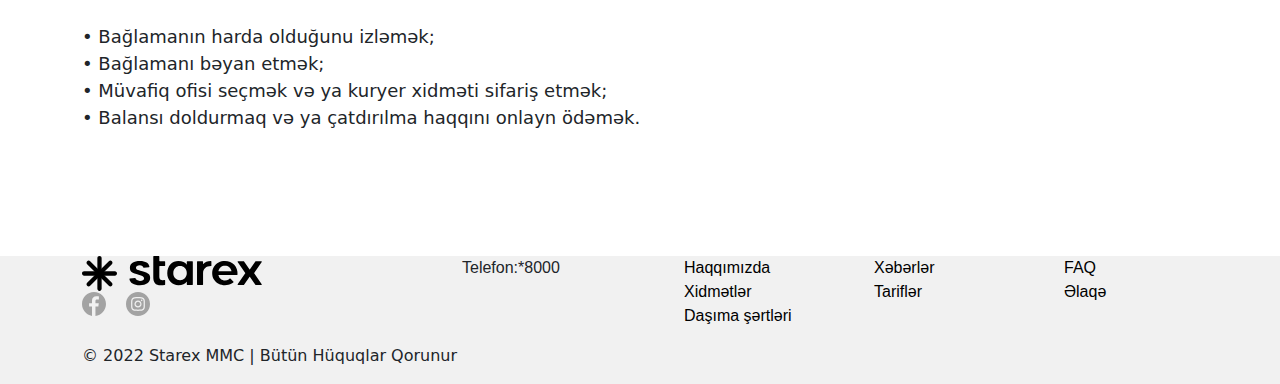
<file: Xidmetler.html>
<!DOCTYPE html>
<html lang="en">
<head>
    <meta charset="UTF-8">
    <meta http-equiv="X-UA-Compatible" content="IE=edge">
    <meta name="viewport" content="width=device-width, initial-scale=1.0">
    <link rel="icon" href="./Assets/Images/StarexIcon.ico">
    <title>starex.az/services</title>
    <link rel="stylesheet" href="./Assets/Scss/services.css">
    <link rel="stylesheet" href="./Assets/bootstrapMinCSS/css/bootstrap.min.css">
    <link rel="stylesheet" href="https://cdnjs.cloudflare.com/ajax/libs/font-awesome/6.1.1/css/all.min.css">
</head>
<body>
    <header>
        <section class="contac-register">
            <div class="container">


                <div class="left">
                    <div class="contactTel">
                        <a href="*8000">

                            <span><i class="fa-solid fa-phone"></i></span>
                            <span>*8000</span>
                            <span> Müştəri xidmətləri</span>

                        </a>
                    </div>
                </div>

                <div class="right">
                    <div class="Login-Register">
                        <span><a href="" class="">QEYDİYYAT </a></span>
                        <span> | </span>
                        <span> <a href=""> DAXIL OL</a></span>
                    </div>
                </div>

            </div>
        </section>
        <section class="navBar">
            <div class="container">
                <div class="row">
                    <div class="col-lg-2">
                        <div class="Icon">
                            <a href="./Index.html"><img src="./Assets/Images/image.svg" alt="StarexIcon"></a>
                        </div>
                    </div>
                    <div class="col-lg-6">
                        <div class="navLinks">
                            <ul>
                                <li><a href="./Haqqinda.html" >Haqqında</a></li>
                                <li><a href="./Xidmetler.html" class="color">Xidmətlər</a></li>
                                <li><a href="">Tariflər</a></li>
                                <li><a href="">Mağazalar</a></li>
                                <li><a href="./Xeberler.html">Xəbərlər</a></li>
                                <li><a href="">FAQ</a></li>
                                <li><a href="">Əlaqə</a></li>
                            </ul>
                        </div>
                    </div>
                    <div class="col-lg-4" style="height: 100%;">
                        <div class="Entrust">
                            <a href="" class="btn btn-primary"><strong>Həvalə Et</strong></a>
                            <a href="" class="btn btn-warning text-light"><strong>Bəyan Et</strong></a>
                        </div>
                    </div>
                </div>
            </div>

        </section>
    </header>
<main>
    <div class="container">
        <div class="image">

        </div>
        <section class="Service">
            <div class="container">
             <div class="title">
                 <div class="large">
                     <p>Xidmətlərimiz</p>
                 </div>
                 <div class="small">
                     <p>Xidmətlərimiz</p>
                 </div>
                 
             </div>
             <div class="row">
                 <div class="col-lg-3">
                     <div class="card">
                         <div class="icon">
                             <img src="./Assets/Images/Services/flag-turkey.svg" alt="TRY">
                         </div>
                         <div class="description">
                             <p>Türkiyədən çatdırılma</p>
                         </div>
                     </div>
                 </div>
                 <div class="col-lg-3">
                     <div class="card">
                         <div class="icon">
                             <img src="./Assets/Images/Services/flag-usa.svg" alt="USA">
                         </div>
                         <div class="description">
                             <p>Amerikadan çatdırılma</p>
                         </div>
                     </div>
                 </div>
                 <div class="col-lg-3">
                     <div class="card">
                         <div class="icon">
                             <img src="./Assets/Images/Services/flag-china.svg" alt="CHINA">
                         </div>
                         <div class="description">
                             <p>Çindən çatdırılma</p>
                         </div>
                     </div>
                 </div>
                 <div class="col-lg-3">
                     <div class="card">
                         <div class="icon">
                             <img src="./Assets/Images/Services/flag-turkey.svg" alt="TRY">
                         </div>
                         <div class="description">
                             <p>Həvalə Et (Türkiyədən)</p>
                         </div>
                     </div>
                 </div>
                 <div class="col-lg-3">
                     <div class="card">
                         <div class="icon">
                             <img src="./Assets/Images/Services/services-icon-1.svg" alt="Icon">
                         </div>
                         <div class="description">
                             <p>Geri qaytarma</p>
                         </div>
                     </div>
                 </div>
                 <div class="col-lg-3">
                     <div class="card">
                         <div class="icon">
                             <img src="./Assets/Images/Services/services-icon-2.svg" alt="">
                         </div>
                         <div class="description">
                             <p>Bağlamaların
                                 Çatdırılma Növü</p>
                         </div>
                     </div>
                 </div>
             </div>
 
 
            </div>
         </section>
         <section class="Description">
            <div class="text">
                <h5><strong>Türkiyədən Çatdırılma</strong></h5> <br>
                <p>“Starex” Türkiyədən online sifariş olunan malların, poçt bağlamaların sürətli çatdırılmasını həyata keçirir. Türkiyədən həftədə 6 dəfə olmaqla göndəriş edilir. Türkiyədən qəbul olunmuş mallar 1-5 gün ərzində Azərbaycana çatdırılır. </p>
            </div>
            <div class="text">
                <h5><strong>Türkiyədən Sifariş və ödənişsiz zəmanət</strong></h5> <br>
                <p>Türkiyədən online alış-veriş səhifələrində hər hansı bir malın alınmasında çətinlik çəkdiyiniz təqdirdə bununla bağlı bizə müraciət edə bilərsiniz. Biz bu xidmətlə həmin malın həm alınmasını, həm də çatdırılmasını təşkil edirik. “Həvalə et” xidməti ilə edilən bütün sifarişlərə zəmanət veririk. Sifarişlərinizdə hər hansı bir yanlışlıq varsa, qırıq, istifadəyə yararsızdırsa, əskik göndərilibsə, xarici anbarımıza təhvil verilib, ancaq sistemə salınmayıbsa, yaxud bağlamanız tapılmırsa, məhsulun invoys dəyərini sizə geri qaytarırıq.
                </p>
            </div>
            <div class="text">
                <h5><strong>Amerikadan Çatdırılma
                </strong></h5> <br>
                <p>“Starex” Amerikadan online sifariş olunan malların, poçt bağlamaların sürətli çatdırılmasını həyata keçirir. Amerikadan qəbul olunmuş mallar 7-10 gün ərzində Azərbaycana çatdırılır.

                </p>
            </div>
            <div class="text">
                <h5><strong>
                Çindən Çatdırılma
            </strong></h5> <br>
                <p>"Starex" Çindən online sifariş olunan malların, poçt bağlamaların sürətli çatdırılmasını həyata keçirir. Çindən qəbul olunmuş mallar 7-10 gün ərzində Azərbaycana çatdırılır.
                </p>
            </div>
            <div class="text">
                <h5><strong>Kuryer xidməti</strong></h5> <br>
                <p>Biz həmçinin Bakı anbarına daxil olmuş bağlamanızın istənilən ünvana çatdırılmasını da təşkil edirik. Bununla da siz dəyərli vaxtınızı itirməmiş olursunuz. Qiymətlərlə bağlı tariflər bölməsində məlumat əldə edə bilərsiniz.</p>
            </div>
            <div class="text">
                <h5><strong>Adresə çatdırılma</strong></h5> <br>
                <p>Adresə çatdırılma tarifini seçən müştərilərin bağlamaları xarici anbardan birbaşa olaraq müştərinin qeyd etdiyi ünvana çatdırılır. Yəni, daimi olaraq kuryer xidmətimizdən istifadə edən müştərimiz bağlamalarını daha operativ şəkildə təhvil alması mümkün olur. Sadəcə bir dəfə adresə çatdırılma tarifini seçərək bütün bağlamalarınızı ünvanınızdan təhvil ala bilərsiniz. Qiymətlərlə bağlı tariflər bölməsində məlumat əldə edə bilərsiniz.</p>
            </div>
            <div class="text">
                <h5><strong>Geri qaytarma xidməti</strong></h5> <br>
                <p>Satıcı mağaza tərəfindən defekt, yanlış, zədələnmiş şəkildə göndərilən bağlamaların geri qaytarılmasında müştərilərimizə köməklik göstərə bilməyimiz üçün “Geri qaytarılma” xidmətimiz mövcuddur.  <br>
                    Qeyd edək ki, bağlama yerli anbara daxil olduqdan sonra 48 saat ərzində təhvil alınmalı və defekt, yararsız və ya yanlış göndərilibsə növbəti 48 saat ərzində əməkdaşlarımıza məlumat verilməlidir. <br>
                    Geri qaytarma xidmətimiz ödənişlidir. <br> 
                    Müştəri bağlamasını hansı tarifə əsasən təhvil alıbsa, həmin tarifə əsasən yenidən geri qaytarılması üçün ödəniş edir.</p>
            </div>
            <div class="text">
                <h5><strong>E-manat vasitəsilə balans artımı </strong></h5> <br>
                <p>TL və USD balanslarının istənilən E-manat terminalı vasitəsilə artırılması mümkündür. </p>
            </div>

            <div class="text">
                <h5><strong>Şəxsi Kabinet</strong></h5> <br>
                <p>• Bağlamanın harda olduğunu izləmək; <br>
                    • Bağlamanı bəyan etmək; <br>

                    • Müvafiq ofisi seçmək və ya kuryer xidməti sifariş etmək; <br>
                    • Balansı doldurmaq və ya çatdırılma haqqını onlayn ödəmək.</p>
            </div>

         </section>
    </div>
</main>

    <footer>
        <div class="End">
            <div class="container">
                <div class="row">
                    <div class="col-lg-4">
                        <div class="logo">
                            <img src="./Assets/Images/logo-dark.svg" alt="LOGO">
                        </div>
                        <div class="socialNet">
                            <ul>
                                <li>
                                    <a href="https://www.facebook.com/starex.az"><svg width="24" height="24" viewBox="0 0 24 24" fill="currentColor"><path fill-rule="evenodd" clip-rule="evenodd" d="M11.9959 0.0429688C5.36811 0.0429688 0 5.43601 0 12.0769C0 18.0293 4.32312 22.9634 9.99184 23.9244V14.587H7.10022V11.2163H9.99184V8.74929C9.99184 5.88065 11.7383 4.3029 14.3006 4.3029C15.5317 4.3029 16.5767 4.38896 16.8917 4.43199V7.42971H15.1166C13.728 7.42971 13.4561 8.0895 13.4561 9.06484V11.202H16.7771L16.3477 14.5583H13.4561V23.9818C19.3968 23.2646 23.9919 18.2015 23.9919 12.0482C24.0062 5.43601 18.6238 0.0429688 11.9959 0.0429688Z"></path></svg></a>
                                </li>
                                <li>
                                    <a href="https://www.instagram.com/starex.az/"><svg width="24" height="24" viewBox="0 0 24 24" fill="currentColor"><path fill-rule="evenodd" clip-rule="evenodd" d="M14.2969 12C14.2969 13.2703 13.2703 14.2969 12 14.2969C10.7297 14.2969 9.70312 13.2703 9.70312 12C9.70312 10.7297 10.7297 9.70312 12 9.70312C13.2703 9.70312 14.2969 10.7297 14.2969 12Z"></path><path fill-rule="evenodd" clip-rule="evenodd" d="M17.3717 7.93574C17.2592 7.63574 17.0857 7.36387 16.8561 7.14355C16.6357 6.91387 16.3639 6.74043 16.0639 6.62793C15.8201 6.53418 15.4545 6.42168 14.7842 6.38887C14.0576 6.35606 13.8373 6.34668 11.9998 6.34668C10.1576 6.34668 9.94199 6.35137 9.21543 6.38887C8.54512 6.42168 8.17949 6.53418 7.93574 6.62793C7.63574 6.74043 7.36387 6.91387 7.14355 7.14355C6.91387 7.36387 6.74043 7.63574 6.62793 7.93574C6.53418 8.17949 6.42168 8.54512 6.38887 9.21543C6.35606 9.94199 6.34668 10.1576 6.34668 11.9998C6.34668 13.8373 6.35606 14.0576 6.38887 14.7842C6.42168 15.4545 6.52949 15.8201 6.62793 16.0639C6.74043 16.3639 6.91387 16.6357 7.14355 16.8561C7.36387 17.0857 7.63574 17.2592 7.93574 17.3717C8.17949 17.4654 8.54512 17.5779 9.21543 17.6107C9.94199 17.6436 10.1576 17.6529 11.9998 17.6529C13.842 17.6529 14.0576 17.6482 14.7842 17.6107C15.4545 17.5779 15.8201 17.4701 16.0639 17.3717C16.6639 17.142 17.142 16.6639 17.3717 16.0639C17.4654 15.8201 17.5779 15.4545 17.6107 14.7842C17.6436 14.0576 17.6529 13.8373 17.6529 11.9998C17.6529 10.1576 17.6482 9.94199 17.6107 9.21543C17.5779 8.54512 17.4654 8.17949 17.3717 7.93574ZM11.9998 15.5389C10.0451 15.5389 8.46074 13.9545 8.46074 11.9998C8.46074 10.0451 10.0451 8.46074 11.9998 8.46074C13.9545 8.46074 15.5389 10.0451 15.5389 11.9998C15.5389 13.9545 13.9545 15.5389 11.9998 15.5389ZM15.6795 9.14981C15.2248 9.14981 14.8545 8.77949 14.8545 8.32481C14.8545 7.87012 15.2248 7.49981 15.6795 7.49981C16.1342 7.49981 16.5045 7.87012 16.5045 8.32481C16.5045 8.77949 16.1342 9.14981 15.6795 9.14981Z"></path><path fill-rule="evenodd" clip-rule="evenodd" d="M12 0C5.37188 0 0 5.37188 0 12C0 18.6281 5.37188 24 12 24C18.6281 24 24 18.6281 24 12C24 5.37188 18.6281 0 12 0ZM18.8484 14.8406C18.8156 15.5719 18.6984 16.0734 18.5297 16.5141C18.1734 17.4375 17.4422 18.1734 16.5141 18.5297C16.0781 18.6984 15.5766 18.8156 14.8406 18.8484C14.1047 18.8813 13.8703 18.8906 12 18.8906C10.1297 18.8906 9.89531 18.8813 9.15937 18.8484C8.42812 18.8156 7.92656 18.6984 7.48594 18.5297C7.02656 18.3562 6.60938 18.0844 6.26719 17.7328C5.91562 17.3906 5.64375 16.9734 5.47031 16.5141C5.30156 16.0781 5.18438 15.5766 5.15156 14.8406C5.11875 14.1047 5.10938 13.8703 5.10938 12C5.10938 10.1297 5.11875 9.89531 5.15156 9.15937C5.18438 8.42812 5.30156 7.92656 5.47031 7.48594C5.64375 7.02656 5.91562 6.60938 6.26719 6.26719C6.60938 5.91562 7.02656 5.64375 7.48594 5.47031C7.92656 5.30156 8.42344 5.18438 9.15937 5.15156C9.89531 5.11875 10.1297 5.10938 12 5.10938C13.8703 5.10938 14.1047 5.11875 14.8406 5.15156C15.5719 5.18438 16.0734 5.30156 16.5141 5.47031C16.9734 5.64375 17.3906 5.91562 17.7328 6.26719C18.0844 6.60938 18.3562 7.02656 18.5297 7.48594C18.6984 7.92656 18.8156 8.42344 18.8484 9.15937C18.8813 9.89531 18.8906 10.1297 18.8906 12C18.8906 13.8703 18.8813 14.1047 18.8484 14.8406Z"></path></svg></a>
                                </li>
                            </ul>
                        </div>
                    </div>
                    <div class="col-lg-2">
                        <p>Telefon:*8000</p>
                    </div>
                    <div class="col-lg-2">
                        <ul>
                            <li><a href="./Haqqinda.html">Haqqımızda</a></li>
                            <li><a href="./Xidmetler.html">Xidmətlər</a></li>
                            <li><a href="">Daşıma şərtləri</a></li>
                        </ul>
                    </div>
                    <div class="col-lg-2">
                        <ul>
                            <li> <a href="./Xeberler.html">Xəbərlər</a> </li>
                            <li><a href="">Tariflər</a></li>
                        </ul>
                    </div>
                    <div class="col-lg-2">
                        <ul>
                            <li> <a href="">FAQ</a> </li>
                            <li><a href="">Əlaqə</a></li>
                        </ul>
                    </div>
                </div>
                <div class="MakeBy">
                    <p>© 2022 Starex MMC | Bütün Hüquqlar Qorunur</p>
                </div>
            </div>
        </div>
    </footer>
  

    <script src="./Assets/bootstrapMinCSS/js/bootstrap.min.js"></script>
    
</body>
</html>
</file>
<file: Assets/Scss/main.css>
header .contac-register {
  height: 40px;
  background-color: #005AFF;
  display: -webkit-box;
  display: -ms-flexbox;
  display: flex;
}

header .contac-register .container {
  display: -webkit-box;
  display: -ms-flexbox;
  display: flex;
  -webkit-box-pack: justify;
      -ms-flex-pack: justify;
          justify-content: space-between;
}

header .contac-register a {
  text-decoration: none;
}

header .contac-register .contactTel,
header .contac-register .Login-Register {
  height: 100%;
  display: -webkit-box;
  display: -ms-flexbox;
  display: flex;
  -webkit-box-align: center;
      -ms-flex-align: center;
          align-items: center;
}

header .contac-register .left {
  left: 0;
}

header .contac-register .left a {
  display: -webkit-box;
  display: -ms-flexbox;
  display: flex;
}

header .contac-register .left a span {
  margin-right: 10px;
}

header .contac-register .right {
  right: 0;
}

header .contac-register .right span {
  margin-left: 5px;
}

header .contac-register span {
  color: white;
}

header .contac-register span a {
  color: white;
}

header .contac-register span a:hover {
  color: #89a7e0;
}

header .navBar {
  height: 67px;
}

header .navBar .container {
  height: 100%;
}

header .navBar .container .Entrust,
header .navBar .container .navLinks,
header .navBar .container .Icon,
header .navBar .container .row {
  height: 100%;
  -webkit-box-align: center;
      -ms-flex-align: center;
          align-items: center;
}

header .navBar .navLinks ul {
  margin-top: 15px;
  display: -webkit-box;
  display: -ms-flexbox;
  display: flex;
  -webkit-box-pack: justify;
      -ms-flex-pack: justify;
          justify-content: space-between;
}

header .navBar .navLinks ul li {
  list-style: none;
}

header .navBar .navLinks ul li a {
  text-decoration: none;
  color: #002535;
  font-size: 16px;
  font-family: Verdana, Geneva, Tahoma, sans-serif;
}

header .navBar .navLinks ul li a:hover {
  color: #ffab03;
}

header .navBar .Entrust {
  display: -webkit-box;
  display: -ms-flexbox;
  display: flex;
  -webkit-box-pack: end;
      -ms-flex-pack: end;
          justify-content: end;
}

header .navBar .Entrust a {
  -webkit-box-align: center;
      -ms-flex-align: center;
          align-items: center;
  margin-right: 5px;
  font-size: 14px;
  font-family: RM;
  padding: 13px 32px;
  border-radius: 5px;
}

main .hero {
  height: 500px;
  background-image: url(../Images/Hero/heroBg.png);
  background-size: cover;
  background-position-x: right;
}

main .hero .container {
  height: 100%;
}

main .hero .container .heroText img {
  margin-top: 170px;
  width: 340px;
  height: 216px;
}

main .hero .container .heroText h1 {
  font-size: 13px;
  margin-top: 20px;
  font-family: Verdana, Geneva, Tahoma, sans-serif;
}

main .hero .container .Calculatior .Scales {
  display: -webkit-box;
  display: -ms-flexbox;
  display: flex;
  -ms-flex-pack: distribute;
      justify-content: space-around;
}

main .hero .container .Calculatior .Scales .TotalKq {
  background-color: #ffab03;
  width: 250px;
  height: 50px;
  border-radius: 5px;
  display: -webkit-box;
  display: -ms-flexbox;
  display: flex;
  -webkit-box-align: center;
      -ms-flex-align: center;
          align-items: center;
  -webkit-box-pack: center;
      -ms-flex-pack: center;
          justify-content: center;
}

main .hero .container .Calculatior .Scales .TotalKq span {
  color: white;
}

main .hero .container .kargoPeymant {
  display: -webkit-box;
  display: -ms-flexbox;
  display: flex;
  -ms-flex-pack: distribute;
      justify-content: space-around;
}

main .hero .container .kargoPeymant .selectColum select {
  width: 250px;
  height: 50px;
  border-radius: 5px;
  border: 1px solid gray;
}

main .hero .container .kargoPeymant .price {
  background-color: #005AFF;
  width: 250px;
  height: 50px;
  border-radius: 5px;
  display: -webkit-box;
  display: -ms-flexbox;
  display: flex;
  -webkit-box-align: center;
      -ms-flex-align: center;
          align-items: center;
  -webkit-box-pack: center;
      -ms-flex-pack: center;
          justify-content: center;
}

main .hero .container .kargoPeymant .price span {
  color: white;
}

main .hero .container .inputColum input {
  width: 250px;
  height: 50px;
  border-radius: 5px;
  border: 1px solid gray;
}

main .hero .container .valueKq,
main .hero .container .valuePrice {
  margin-left: 40px;
}

main .hero .container .card {
  border: none;
  padding-bottom: 30px;
  -webkit-box-shadow: 5px 13px 14px 5px rgba(0, 0, 0, 0.13);
          box-shadow: 5px 13px 14px 5px rgba(0, 0, 0, 0.13);
}

main .aboutProcess {
  margin-top: 200px;
  text-align: center;
}

main .aboutProcess .large {
  font-size: 80px;
  font-family: 'Franklin Gothic Medium', 'Arial Narrow', Arial, sans-serif;
  color: #fff;
  -webkit-text-stroke-width: 1px;
  -webkit-text-stroke-color: rgba(0, 54, 78, 0.2);
}

main .aboutProcess .small {
  font-size: 36px;
  font-family: 'Franklin Gothic Medium', 'Arial Narrow', Arial, sans-serif;
  color: #003087;
  text-align: center;
  margin-top: -72px;
}

main .aboutProcess .showProcess .title {
  position: relative;
}

main .aboutProcess .showProcess .title span {
  color: rgba(0, 95, 181, 0.2);
  font-size: 60px;
  position: absolute;
}

main .aboutProcess .showProcess .title .number1 {
  margin: -31px -120px;
}

main .aboutProcess .showProcess .title .number2 {
  margin: -31px -81px;
}

main .aboutProcess .showProcess .title .number3 {
  margin: -33px -131px;
}

main .aboutProcess .showProcess .title p {
  font-size: 21px;
}

main .aboutProcess .showProcess i {
  font-size: 25px;
  color: gray;
}

main .aboutProcess .showProcess i .arrow {
  display: -webkit-box;
  display: -ms-flexbox;
  display: flex;
  -webkit-box-align: center;
      -ms-flex-align: center;
          align-items: center;
}

main .aboutStarex {
  margin-top: 120px;
}

main .aboutStarex .IntoImageDesc img {
  position: absolute;
}

main .aboutStarex .IntoImageDesc .img-bg {
  position: absolute;
  width: 590px;
  margin-left: -180px;
  height: 420px;
  background-image: url(../Images/AboutStarex/aboutSvg.svg);
}

main .aboutStarex .IntoImageDesc .img-1 {
  margin-top: 50px;
  margin-left: 23px;
  width: 510px;
  height: 320px;
  -webkit-box-shadow: 5px 13px 14px 5px rgba(0, 0, 0, 0.13);
          box-shadow: 5px 13px 14px 5px rgba(0, 0, 0, 0.13);
}

main .aboutStarex .IntoImageDesc .img-2 {
  margin-left: 237px;
  margin-top: 204px;
  width: 396px;
  -webkit-box-shadow: 5px 13px 14px 5px rgba(0, 0, 0, 0.13);
          box-shadow: 5px 13px 14px 5px rgba(0, 0, 0, 0.13);
}

main .aboutStarex .text .large {
  font-size: 80px;
  font-family: 'Franklin Gothic Medium', 'Arial Narrow', Arial, sans-serif;
  color: #fff;
  -webkit-text-stroke-width: 1px;
  -webkit-text-stroke-color: rgba(0, 54, 78, 0.2);
}

main .aboutStarex .text .small {
  font-size: 36px;
  font-family: 'Franklin Gothic Medium', 'Arial Narrow', Arial, sans-serif;
  color: #003087;
  text-align: center;
  margin-top: -72px;
  -webkit-box-align: start;
      -ms-flex-align: start;
          align-items: flex-start;
}

main .aboutStarex .text .small p {
  text-align: left;
}

main .aboutStarex .text .desc {
  font-size: 20px;
  color: #00172c;
  padding-left: 30px;
  padding-right: 30px;
}

main .Service {
  margin-top: 200px;
}

main .Service .large {
  font-size: 80px;
  font-family: 'Franklin Gothic Medium', 'Arial Narrow', Arial, sans-serif;
  color: #fff;
  -webkit-text-stroke-width: 1px;
  -webkit-text-stroke-color: rgba(0, 54, 78, 0.2);
}

main .Service .small {
  font-size: 36px;
  font-family: 'Franklin Gothic Medium', 'Arial Narrow', Arial, sans-serif;
  color: #003087;
  text-align: left;
  margin-top: -72px;
}

main .Service .card {
  margin-top: 25px;
  text-align: center;
  height: 140px;
  display: -webkit-box;
  display: -ms-flexbox;
  display: flex;
  -webkit-box-pack: center;
      -ms-flex-pack: center;
          justify-content: center;
  border: none;
  -webkit-box-shadow: 0px 6px 13px 13px rgba(0, 0, 0, 0.09);
          box-shadow: 0px 6px 13px 13px rgba(0, 0, 0, 0.09);
  -webkit-transition-duration: 1s;
          transition-duration: 1s;
}

main .Service .card:hover {
  background-color: #005AFF;
}

main .Service .card:hover .icon {
  display: none;
}

main .Service .card:hover .description {
  color: #fff;
  margin-bottom: 10px;
  -webkit-transition-duration: 0.2s;
          transition-duration: 0.2s;
}

main .Service .card p {
  font-size: 20px;
}

main .foringCountry {
  margin-top: 170px;
}

main .foringCountry .col-lg-5 {
  display: -webkit-box;
  display: -ms-flexbox;
  display: flex;
  -webkit-box-pack: center;
      -ms-flex-pack: center;
          justify-content: center;
}

main .foringCountry .card {
  border: none;
}

main .foringCountry .card .image img {
  width: 325px;
}

main .foringCountry .slide {
  width: 325px;
  -webkit-box-shadow: 5px 5px 50px 5px rgba(0, 0, 0, 0.3);
          box-shadow: 5px 5px 50px 5px rgba(0, 0, 0, 0.3);
}

main .foringCountry .text strong {
  font-size: 22px;
}

main .foringCountry .text .cardBody span {
  color: #666666;
  font-size: 18px;
}

main .foringCountry .text .cardBody p {
  font-size: 18px;
}

main .foringCountry .BG {
  background-image: url(../Images/Carusel/bg.png);
  background-size: 710px;
  background-repeat: no-repeat;
}

main .foringCountry .BG button {
  background-color: #ffab03;
  border: none;
  border-radius: 50%;
  padding: 7px;
  position: absolute;
}

main .foringCountry .BG .USA {
  margin: 170px;
}

main .foringCountry .BG .TRY {
  margin: 185px 385px;
}

main .foringCountry .BG .CHN {
  margin: 185px 520px;
}

main .Advantages {
  text-align: center;
  margin-top: 150px;
}

main .Advantages .title p {
  font-size: 36px;
  font-family: 'Franklin Gothic Medium', 'Arial Narrow', Arial, sans-serif;
  color: #003087;
}

main .Advantages .card {
  padding: 50px 0px;
  border: none;
  -webkit-box-shadow: 5px 5px 50px 5px rgba(0, 0, 0, 0.3);
          box-shadow: 5px 5px 50px 5px rgba(0, 0, 0, 0.3);
}

main .Advantages .card .icon {
  color: #005AFF;
}

main .Advantages .card p {
  font-size: 22px;
}

main .Advantages .card .hiden {
  font-size: 14px;
  display: none;
}

main .Advantages .card:hover {
  background-color: #005AFF;
}

main .Advantages .card:hover .icon, main .Advantages .card:hover p {
  color: white;
}

main .Advantages .card:hover .hiden {
  display: block;
}

main .Advantages .first {
  padding: 32px 0px;
}

main .News {
  margin-top: 120px;
  text-align: center;
}

main .News .title {
  font-size: 36px;
  font-family: 'Franklin Gothic Medium', 'Arial Narrow', Arial, sans-serif;
  color: #003087;
}

main .News .View {
  text-align: end;
  font-family: Verdana, Geneva, Tahoma, sans-serif;
}

main .News .col-lg-4 a {
  text-decoration: none;
}

main .News .col-lg-4 a .card {
  margin-top: 60px;
  border: none;
  -webkit-box-shadow: 1px 5px 7px 5px rgba(0, 0, 0, 0.08);
          box-shadow: 1px 5px 7px 5px rgba(0, 0, 0, 0.08);
  text-align: left;
}

main .News .col-lg-4 a .card:hover {
  -webkit-box-shadow: 5px 5px 50px 5px rgba(0, 0, 0, 0.3);
          box-shadow: 5px 5px 50px 5px rgba(0, 0, 0, 0.3);
}

main .News .col-lg-4 a .card .image {
  padding-bottom: 50%;
}

main .News .col-lg-4 a .card .text .color {
  font-size: 20px;
  color: #003087;
}

main .News .col-lg-4 a .card .text span {
  color: #a3a3a3;
}

main .News .col-lg-4 a .card .text .desc p {
  color: black;
}

main .News .col-lg-4 a .card .text .arrow {
  text-align: end;
  font-size: 20px;
  color: black;
}

footer .End {
  background-color: #f1f1f1;
  margin-top: 125px;
  height: auto;
}

footer .End .container {
  display: -ms-grid;
  display: grid;
  height: 100%;
  -webkit-box-align: center;
      -ms-flex-align: center;
          align-items: center;
}

footer .End .socialNet ul {
  display: -webkit-box;
  display: -ms-flexbox;
  display: flex;
  padding: 0;
}

footer .End .socialNet ul li {
  list-style: none;
  margin-right: 20px;
}

footer .End .socialNet ul li a {
  color: #a3a3a3;
}

footer .End .socialNet ul li a:hover {
  color: #005AFF;
}

footer .End .col-lg-2 p {
  font-family: Verdana, Geneva, Tahoma, sans-serif;
}

footer .End .col-lg-2 ul li {
  list-style: none;
}

footer .End .col-lg-2 ul li a {
  color: black;
  text-decoration: none;
  font-family: Verdana, Geneva, Tahoma, sans-serif;
}

footer .End .col-lg-2 ul li a:hover {
  text-decoration: underline;
}
/*# sourceMappingURL=main.css.map */
</file>
<file: Assets/Scss/about.css>
header .contac-register {
  height: 40px;
  background-color: #005AFF;
  display: -webkit-box;
  display: -ms-flexbox;
  display: flex;
}

header .contac-register .container {
  display: -webkit-box;
  display: -ms-flexbox;
  display: flex;
  -webkit-box-pack: justify;
      -ms-flex-pack: justify;
          justify-content: space-between;
}

header .contac-register a {
  text-decoration: none;
}

header .contac-register .contactTel,
header .contac-register .Login-Register {
  height: 100%;
  display: -webkit-box;
  display: -ms-flexbox;
  display: flex;
  -webkit-box-align: center;
      -ms-flex-align: center;
          align-items: center;
}

header .contac-register .left {
  left: 0;
}

header .contac-register .left a {
  display: -webkit-box;
  display: -ms-flexbox;
  display: flex;
}

header .contac-register .left a span {
  margin-right: 10px;
}

header .contac-register .right {
  right: 0;
}

header .contac-register .right span {
  margin-left: 5px;
}

header .contac-register span {
  color: white;
}

header .contac-register span a {
  color: white;
}

header .contac-register span a:hover {
  color: #89a7e0;
}

header .navBar {
  height: 67px;
}

header .navBar .container {
  height: 100%;
}

header .navBar .container .Entrust,
header .navBar .container .navLinks,
header .navBar .container .Icon,
header .navBar .container .row {
  height: 100%;
  -webkit-box-align: center;
      -ms-flex-align: center;
          align-items: center;
}

header .navBar .navLinks ul {
  margin-top: 15px;
  display: -webkit-box;
  display: -ms-flexbox;
  display: flex;
  -webkit-box-pack: justify;
      -ms-flex-pack: justify;
          justify-content: space-between;
}

header .navBar .navLinks ul li {
  list-style: none;
}

header .navBar .navLinks ul li .color {
  color: #ffab03;
}

header .navBar .navLinks ul li a {
  text-decoration: none;
  color: #002535;
  font-size: 16px;
  font-family: Verdana, Geneva, Tahoma, sans-serif;
}

header .navBar .navLinks ul li a:hover {
  color: #ffab03;
}

header .navBar .Entrust {
  display: -webkit-box;
  display: -ms-flexbox;
  display: flex;
  -webkit-box-pack: end;
      -ms-flex-pack: end;
          justify-content: end;
}

header .navBar .Entrust a {
  -webkit-box-align: center;
      -ms-flex-align: center;
          align-items: center;
  margin-right: 5px;
  font-size: 14px;
  font-family: RM;
  padding: 13px 32px;
  border-radius: 5px;
}

main .aboutStarex .IntoImageDesc img {
  position: absolute;
}

main .aboutStarex .IntoImageDesc .img-bg {
  position: absolute;
  width: 590px;
  margin-left: -180px;
  height: 420px;
  background-image: url(../Images/AboutStarex/aboutSvg.svg);
}

main .aboutStarex .IntoImageDesc .img-1 {
  margin-top: 50px;
  margin-left: 34px;
  width: 450px;
  height: 300px;
  -webkit-box-shadow: 5px 13px 14px 5px rgba(0, 0, 0, 0.13);
          box-shadow: 5px 13px 14px 5px rgba(0, 0, 0, 0.13);
}

main .aboutStarex .IntoImageDesc .img-2 {
  margin-left: 264px;
  margin-top: 185px;
  width: 315px;
  -webkit-box-shadow: 5px 13px 14px 5px rgba(0, 0, 0, 0.13);
          box-shadow: 5px 13px 14px 5px rgba(0, 0, 0, 0.13);
}

main .aboutStarex .text .large {
  font-size: 80px;
  font-family: 'Franklin Gothic Medium', 'Arial Narrow', Arial, sans-serif;
  color: #fff;
  -webkit-text-stroke-width: 1px;
  -webkit-text-stroke-color: rgba(0, 54, 78, 0.2);
}

main .aboutStarex .text .small {
  font-size: 36px;
  font-family: 'Franklin Gothic Medium', 'Arial Narrow', Arial, sans-serif;
  color: #003087;
  text-align: center;
  margin-top: -72px;
  -webkit-box-align: start;
      -ms-flex-align: start;
          align-items: flex-start;
}

main .aboutStarex .text .small p {
  text-align: left;
}

main .aboutStarex .text .desc {
  font-size: 20px;
  color: #00172c;
  padding-left: 30px;
  padding-right: 30px;
}

main .aboutCard {
  margin-top: 140px;
}

main .aboutCard .card {
  height: 220px;
  border: none;
  -webkit-box-shadow: 1px 5px 7px 5px rgba(0, 0, 0, 0.08);
          box-shadow: 1px 5px 7px 5px rgba(0, 0, 0, 0.08);
}

main .aboutCard .card:hover {
  background-color: #003087;
  color: white;
}

main .aboutCard .card:hover svg {
  color: white;
}

main .aboutCard .card:hover .title p {
  color: white;
}

main .aboutCard .card .container {
  height: 100%;
  padding: 35px;
  -webkit-box-align: center;
      -ms-flex-align: center;
          align-items: center;
}

main .aboutCard .card .title p {
  font-size: 20px;
  color: #003087;
  font-family: Verdana, Geneva, Tahoma, sans-serif;
}

main .aboutCard .card ul li {
  list-style: none;
  font-size: 18px;
}

main .aboutCard .card ul li svg {
  color: #003087;
  margin-right: 10px;
}

footer .End {
  background-color: #f1f1f1;
  margin-top: 125px;
  height: auto;
}

footer .End .container {
  display: -ms-grid;
  display: grid;
  height: 100%;
  -webkit-box-align: center;
      -ms-flex-align: center;
          align-items: center;
}

footer .End .socialNet ul {
  display: -webkit-box;
  display: -ms-flexbox;
  display: flex;
  padding: 0;
}

footer .End .socialNet ul li {
  list-style: none;
  margin-right: 20px;
}

footer .End .socialNet ul li a {
  color: #a3a3a3;
}

footer .End .socialNet ul li a:hover {
  color: #005AFF;
}

footer .End .col-lg-2 p {
  font-family: Verdana, Geneva, Tahoma, sans-serif;
}

footer .End .col-lg-2 ul li {
  list-style: none;
}

footer .End .col-lg-2 ul li a {
  color: black;
  text-decoration: none;
  font-family: Verdana, Geneva, Tahoma, sans-serif;
}

footer .End .col-lg-2 ul li a:hover {
  text-decoration: underline;
}
/*# sourceMappingURL=about.css.map */
</file>
<file: Assets/Scss/news.css>
header .contac-register {
  height: 40px;
  background-color: #005AFF;
  display: -webkit-box;
  display: -ms-flexbox;
  display: flex;
}

header .contac-register .container {
  display: -webkit-box;
  display: -ms-flexbox;
  display: flex;
  -webkit-box-pack: justify;
      -ms-flex-pack: justify;
          justify-content: space-between;
}

header .contac-register a {
  text-decoration: none;
}

header .contac-register .contactTel,
header .contac-register .Login-Register {
  height: 100%;
  display: -webkit-box;
  display: -ms-flexbox;
  display: flex;
  -webkit-box-align: center;
      -ms-flex-align: center;
          align-items: center;
}

header .contac-register .left {
  left: 0;
}

header .contac-register .left a {
  display: -webkit-box;
  display: -ms-flexbox;
  display: flex;
}

header .contac-register .left a span {
  margin-right: 10px;
}

header .contac-register .right {
  right: 0;
}

header .contac-register .right span {
  margin-left: 5px;
}

header .contac-register span {
  color: white;
}

header .contac-register span a {
  color: white;
}

header .contac-register span a:hover {
  color: #89a7e0;
}

header .navBar {
  height: 67px;
  -webkit-box-shadow: 1px 5px 7px 5px rgba(0, 0, 0, 0.08);
          box-shadow: 1px 5px 7px 5px rgba(0, 0, 0, 0.08);
}

header .navBar .container {
  height: 100%;
}

header .navBar .container .Entrust,
header .navBar .container .navLinks,
header .navBar .container .Icon,
header .navBar .container .row {
  height: 100%;
  -webkit-box-align: center;
      -ms-flex-align: center;
          align-items: center;
}

header .navBar .navLinks ul {
  margin-top: 15px;
  display: -webkit-box;
  display: -ms-flexbox;
  display: flex;
  -webkit-box-pack: justify;
      -ms-flex-pack: justify;
          justify-content: space-between;
}

header .navBar .navLinks ul li {
  list-style: none;
}

header .navBar .navLinks ul li .color {
  color: #ffab03;
}

header .navBar .navLinks ul li a {
  text-decoration: none;
  color: #002535;
  font-size: 16px;
  font-family: Verdana, Geneva, Tahoma, sans-serif;
}

header .navBar .navLinks ul li a:hover {
  color: #ffab03;
}

header .navBar .Entrust {
  display: -webkit-box;
  display: -ms-flexbox;
  display: flex;
  -webkit-box-pack: end;
      -ms-flex-pack: end;
          justify-content: end;
}

header .navBar .Entrust a {
  -webkit-box-align: center;
      -ms-flex-align: center;
          align-items: center;
  margin-right: 5px;
  font-size: 14px;
  font-family: RM;
  padding: 13px 32px;
  border-radius: 5px;
}

main .News {
  margin-top: 20px;
  text-align: center;
}

main .News .title {
  font-size: 36px;
  font-family: 'Franklin Gothic Medium', 'Arial Narrow', Arial, sans-serif;
  color: #003087;
}

main .News .View {
  text-align: end;
  font-family: Verdana, Geneva, Tahoma, sans-serif;
}

main .News .col-lg-4 a {
  text-decoration: none;
}

main .News .col-lg-4 a .card {
  margin-top: 60px;
  border: none;
  -webkit-box-shadow: 1px 5px 7px 5px rgba(0, 0, 0, 0.08);
          box-shadow: 1px 5px 7px 5px rgba(0, 0, 0, 0.08);
  text-align: left;
}

main .News .col-lg-4 a .card:hover {
  -webkit-box-shadow: 5px 5px 50px 5px rgba(0, 0, 0, 0.3);
          box-shadow: 5px 5px 50px 5px rgba(0, 0, 0, 0.3);
}

main .News .col-lg-4 a .card .image {
  padding-bottom: 50%;
}

main .News .col-lg-4 a .card .text .color {
  font-size: 20px;
  color: #003087;
}

main .News .col-lg-4 a .card .text span {
  color: #a3a3a3;
}

main .News .col-lg-4 a .card .text .desc p {
  color: black;
}

main .News .col-lg-4 a .card .text .arrow {
  text-align: end;
  font-size: 20px;
  color: black;
}

footer .End {
  background-color: #f1f1f1;
  margin-top: 125px;
  height: auto;
}

footer .End .container {
  display: -ms-grid;
  display: grid;
  height: 100%;
  -webkit-box-align: center;
      -ms-flex-align: center;
          align-items: center;
}

footer .End .socialNet ul {
  display: -webkit-box;
  display: -ms-flexbox;
  display: flex;
  padding: 0;
}

footer .End .socialNet ul li {
  list-style: none;
  margin-right: 20px;
}

footer .End .socialNet ul li a {
  color: #a3a3a3;
}

footer .End .socialNet ul li a:hover {
  color: #005AFF;
}

footer .End .col-lg-2 p {
  font-family: Verdana, Geneva, Tahoma, sans-serif;
}

footer .End .col-lg-2 ul li {
  list-style: none;
}

footer .End .col-lg-2 ul li a {
  color: black;
  text-decoration: none;
  font-family: Verdana, Geneva, Tahoma, sans-serif;
}

footer .End .col-lg-2 ul li a:hover {
  text-decoration: underline;
}
/*# sourceMappingURL=news.css.map */
</file>
<file: Assets/Scss/services.css>
header .contac-register {
  height: 40px;
  background-color: #005AFF;
  display: -webkit-box;
  display: -ms-flexbox;
  display: flex;
}

header .contac-register .container {
  display: -webkit-box;
  display: -ms-flexbox;
  display: flex;
  -webkit-box-pack: justify;
      -ms-flex-pack: justify;
          justify-content: space-between;
}

header .contac-register a {
  text-decoration: none;
}

header .contac-register .contactTel,
header .contac-register .Login-Register {
  height: 100%;
  display: -webkit-box;
  display: -ms-flexbox;
  display: flex;
  -webkit-box-align: center;
      -ms-flex-align: center;
          align-items: center;
}

header .contac-register .left {
  left: 0;
}

header .contac-register .left a {
  display: -webkit-box;
  display: -ms-flexbox;
  display: flex;
}

header .contac-register .left a span {
  margin-right: 10px;
}

header .contac-register .right {
  right: 0;
}

header .contac-register .right span {
  margin-left: 5px;
}

header .contac-register span {
  color: white;
}

header .contac-register span a {
  color: white;
}

header .contac-register span a:hover {
  color: #89a7e0;
}

header .navBar {
  height: 67px;
}

header .navBar .container {
  height: 100%;
}

header .navBar .container .Entrust,
header .navBar .container .navLinks,
header .navBar .container .Icon,
header .navBar .container .row {
  height: 100%;
  -webkit-box-align: center;
      -ms-flex-align: center;
          align-items: center;
}

header .navBar .navLinks ul {
  margin-top: 15px;
  display: -webkit-box;
  display: -ms-flexbox;
  display: flex;
  -webkit-box-pack: justify;
      -ms-flex-pack: justify;
          justify-content: space-between;
}

header .navBar .navLinks ul li {
  list-style: none;
}

header .navBar .navLinks ul li .color {
  color: #ffab03;
}

header .navBar .navLinks ul li a {
  text-decoration: none;
  color: #002535;
  font-size: 16px;
  font-family: Verdana, Geneva, Tahoma, sans-serif;
}

header .navBar .navLinks ul li a:hover {
  color: #ffab03;
}

header .navBar .Entrust {
  display: -webkit-box;
  display: -ms-flexbox;
  display: flex;
  -webkit-box-pack: end;
      -ms-flex-pack: end;
          justify-content: end;
}

header .navBar .Entrust a {
  -webkit-box-align: center;
      -ms-flex-align: center;
          align-items: center;
  margin-right: 5px;
  font-size: 14px;
  font-family: RM;
  padding: 13px 32px;
  border-radius: 5px;
}

main .image {
  background-image: url(../Images/Services/servicesBG.webp);
  height: 280px;
  background-repeat: no-repeat;
  background-position: center;
}

main .Service {
  margin-top: 30px;
}

main .Service .large {
  font-size: 80px;
  font-family: 'Franklin Gothic Medium', 'Arial Narrow', Arial, sans-serif;
  color: #fff;
  -webkit-text-stroke-width: 1px;
  -webkit-text-stroke-color: rgba(0, 54, 78, 0.2);
}

main .Service .small {
  font-size: 36px;
  font-family: 'Franklin Gothic Medium', 'Arial Narrow', Arial, sans-serif;
  color: #003087;
  text-align: left;
  margin-top: -72px;
}

main .Service .card {
  margin-top: 25px;
  text-align: center;
  height: 140px;
  display: -webkit-box;
  display: -ms-flexbox;
  display: flex;
  -webkit-box-pack: center;
      -ms-flex-pack: center;
          justify-content: center;
  border: none;
  -webkit-box-shadow: 0px 6px 13px 13px rgba(0, 0, 0, 0.09);
          box-shadow: 0px 6px 13px 13px rgba(0, 0, 0, 0.09);
  -webkit-transition-duration: 1s;
          transition-duration: 1s;
}

main .Service .card:hover {
  background-color: #005AFF;
}

main .Service .card:hover .icon {
  display: none;
}

main .Service .card:hover .description {
  color: #fff;
  margin-bottom: 10px;
  -webkit-transition-duration: 0.2s;
          transition-duration: 0.2s;
}

main .Service .card p {
  font-size: 20px;
}

main .Description {
  margin-top: 120px;
}

main .Description .text {
  margin-top: 100px;
  margin-right: 330px;
}

main .Description .text h5 {
  font-size: 20px;
}

main .Description .text p {
  font-size: 18px;
}

footer .End {
  background-color: #f1f1f1;
  margin-top: 125px;
  height: auto;
}

footer .End .container {
  display: -ms-grid;
  display: grid;
  height: 100%;
  -webkit-box-align: center;
      -ms-flex-align: center;
          align-items: center;
}

footer .End .socialNet ul {
  display: -webkit-box;
  display: -ms-flexbox;
  display: flex;
  padding: 0;
}

footer .End .socialNet ul li {
  list-style: none;
  margin-right: 20px;
}

footer .End .socialNet ul li a {
  color: #a3a3a3;
}

footer .End .socialNet ul li a:hover {
  color: #005AFF;
}

footer .End .col-lg-2 p {
  font-family: Verdana, Geneva, Tahoma, sans-serif;
}

footer .End .col-lg-2 ul li {
  list-style: none;
}

footer .End .col-lg-2 ul li a {
  color: black;
  text-decoration: none;
  font-family: Verdana, Geneva, Tahoma, sans-serif;
}

footer .End .col-lg-2 ul li a:hover {
  text-decoration: underline;
}
/*# sourceMappingURL=services.css.map */
</file>
